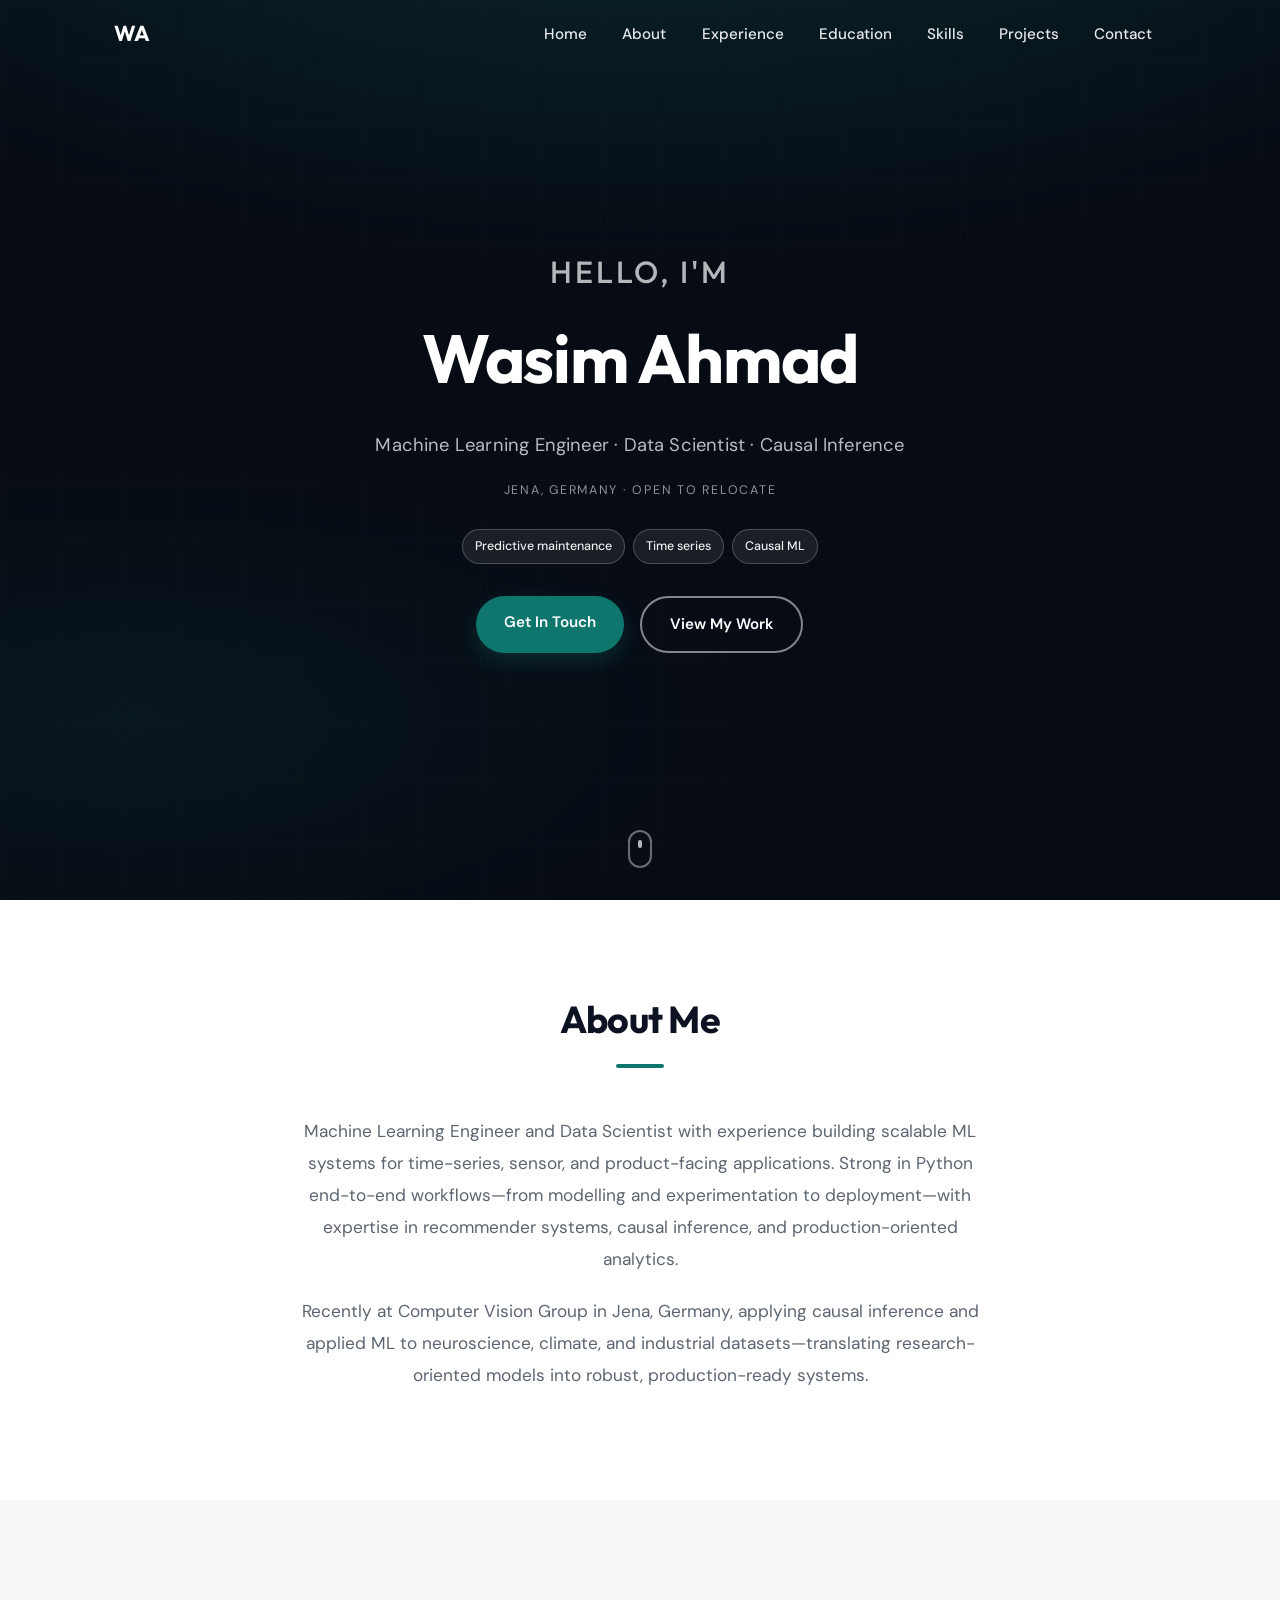
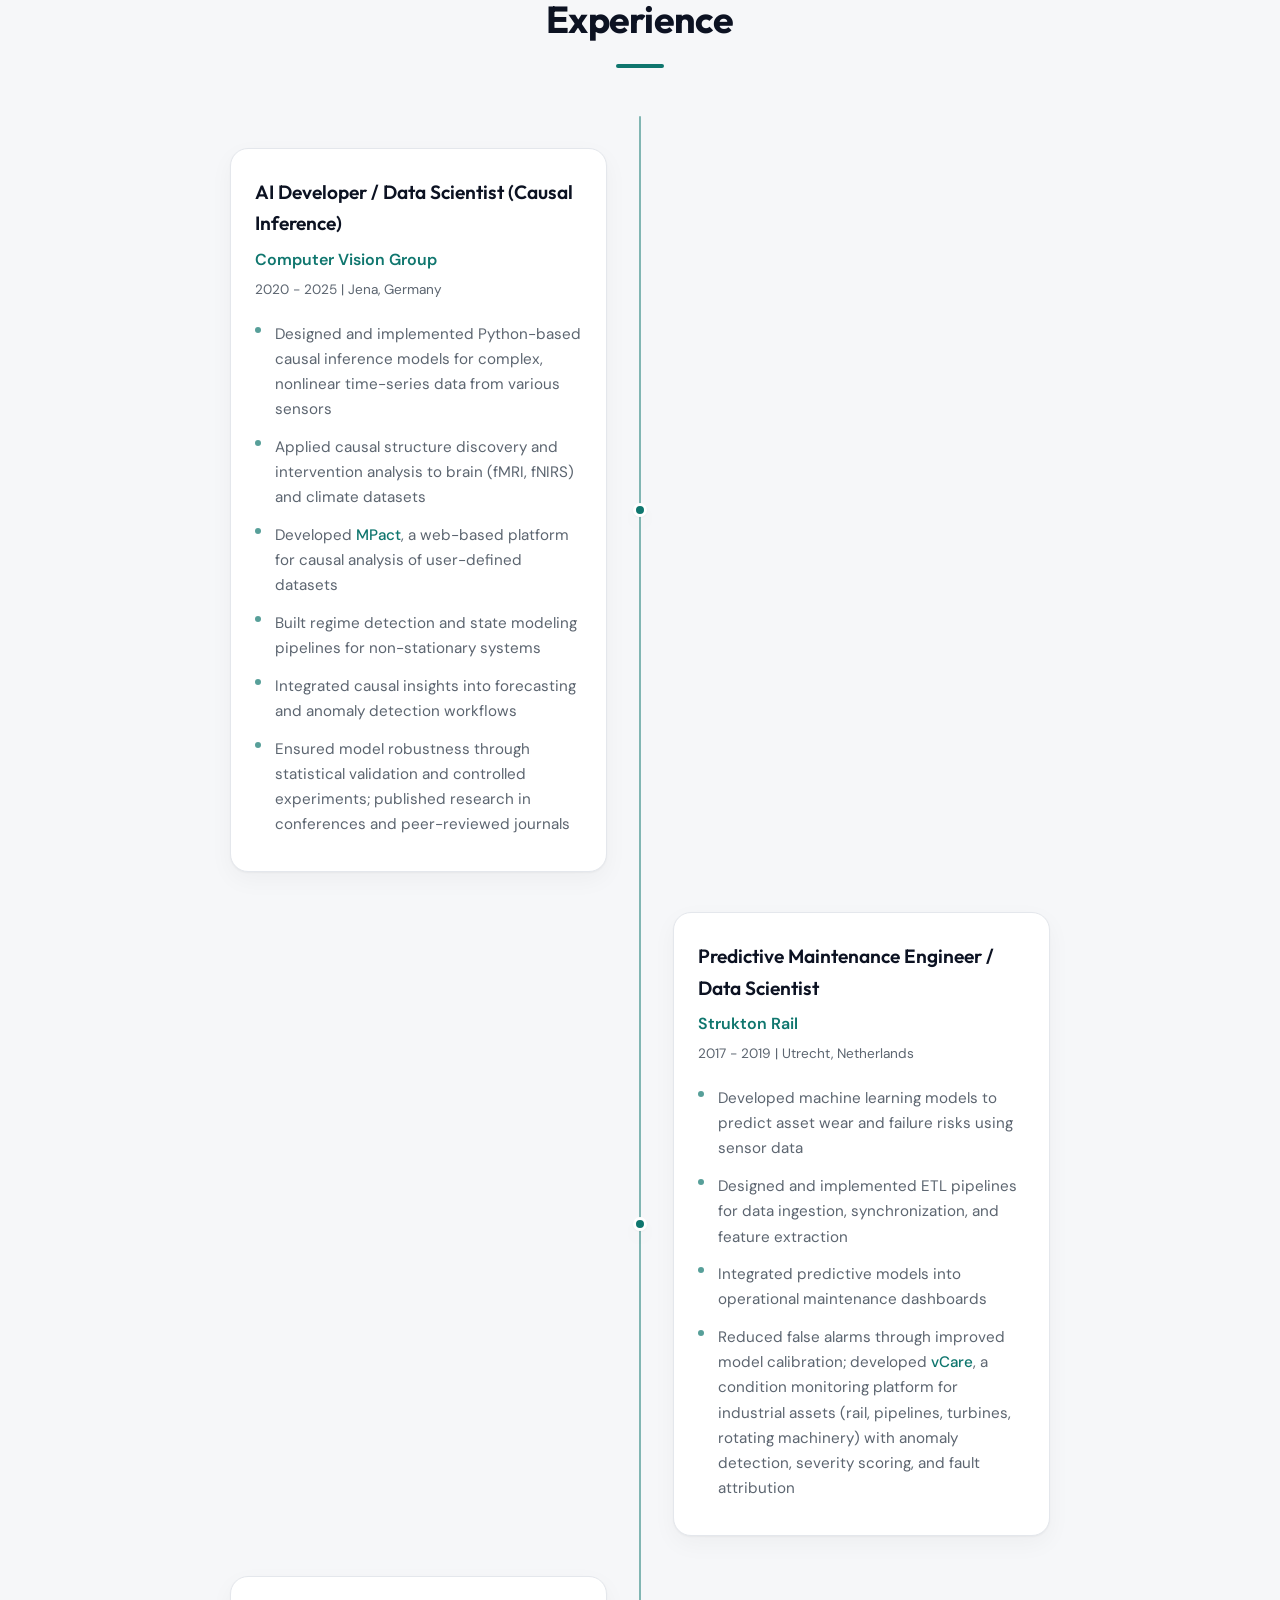
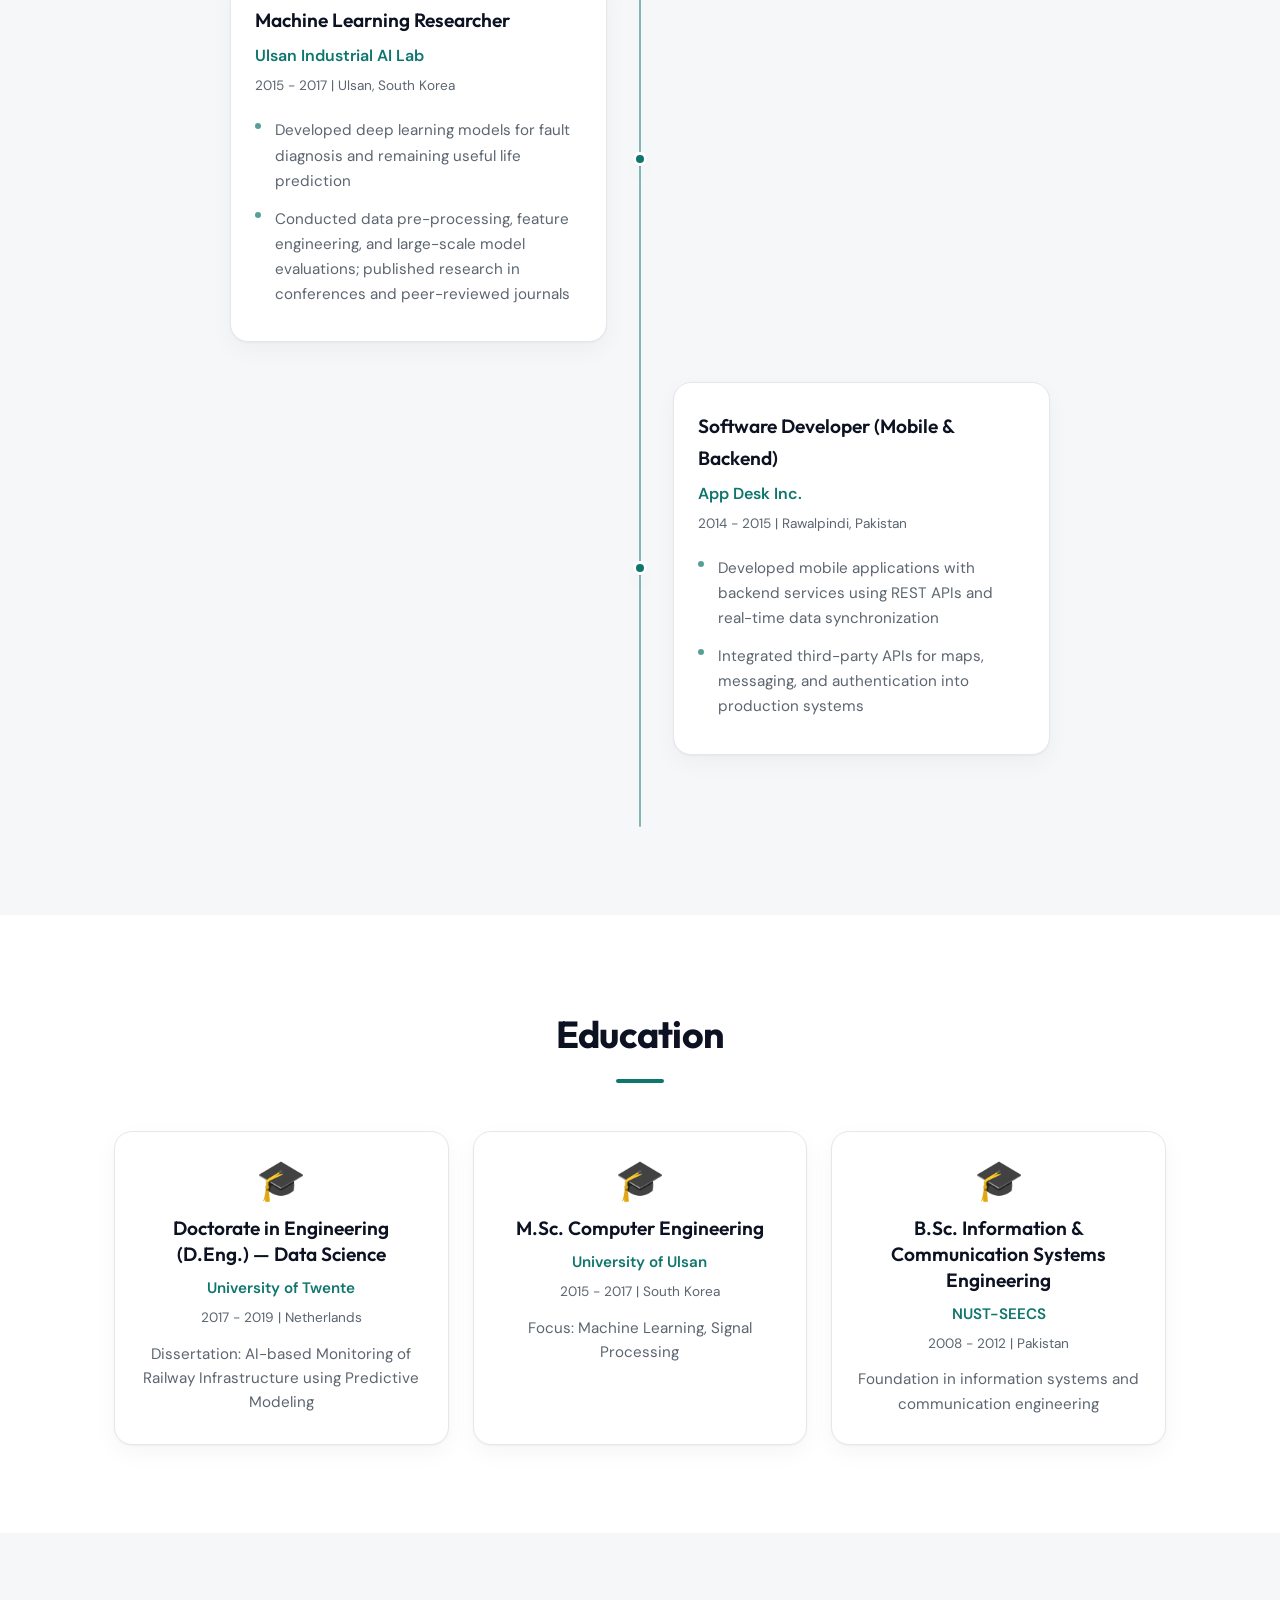
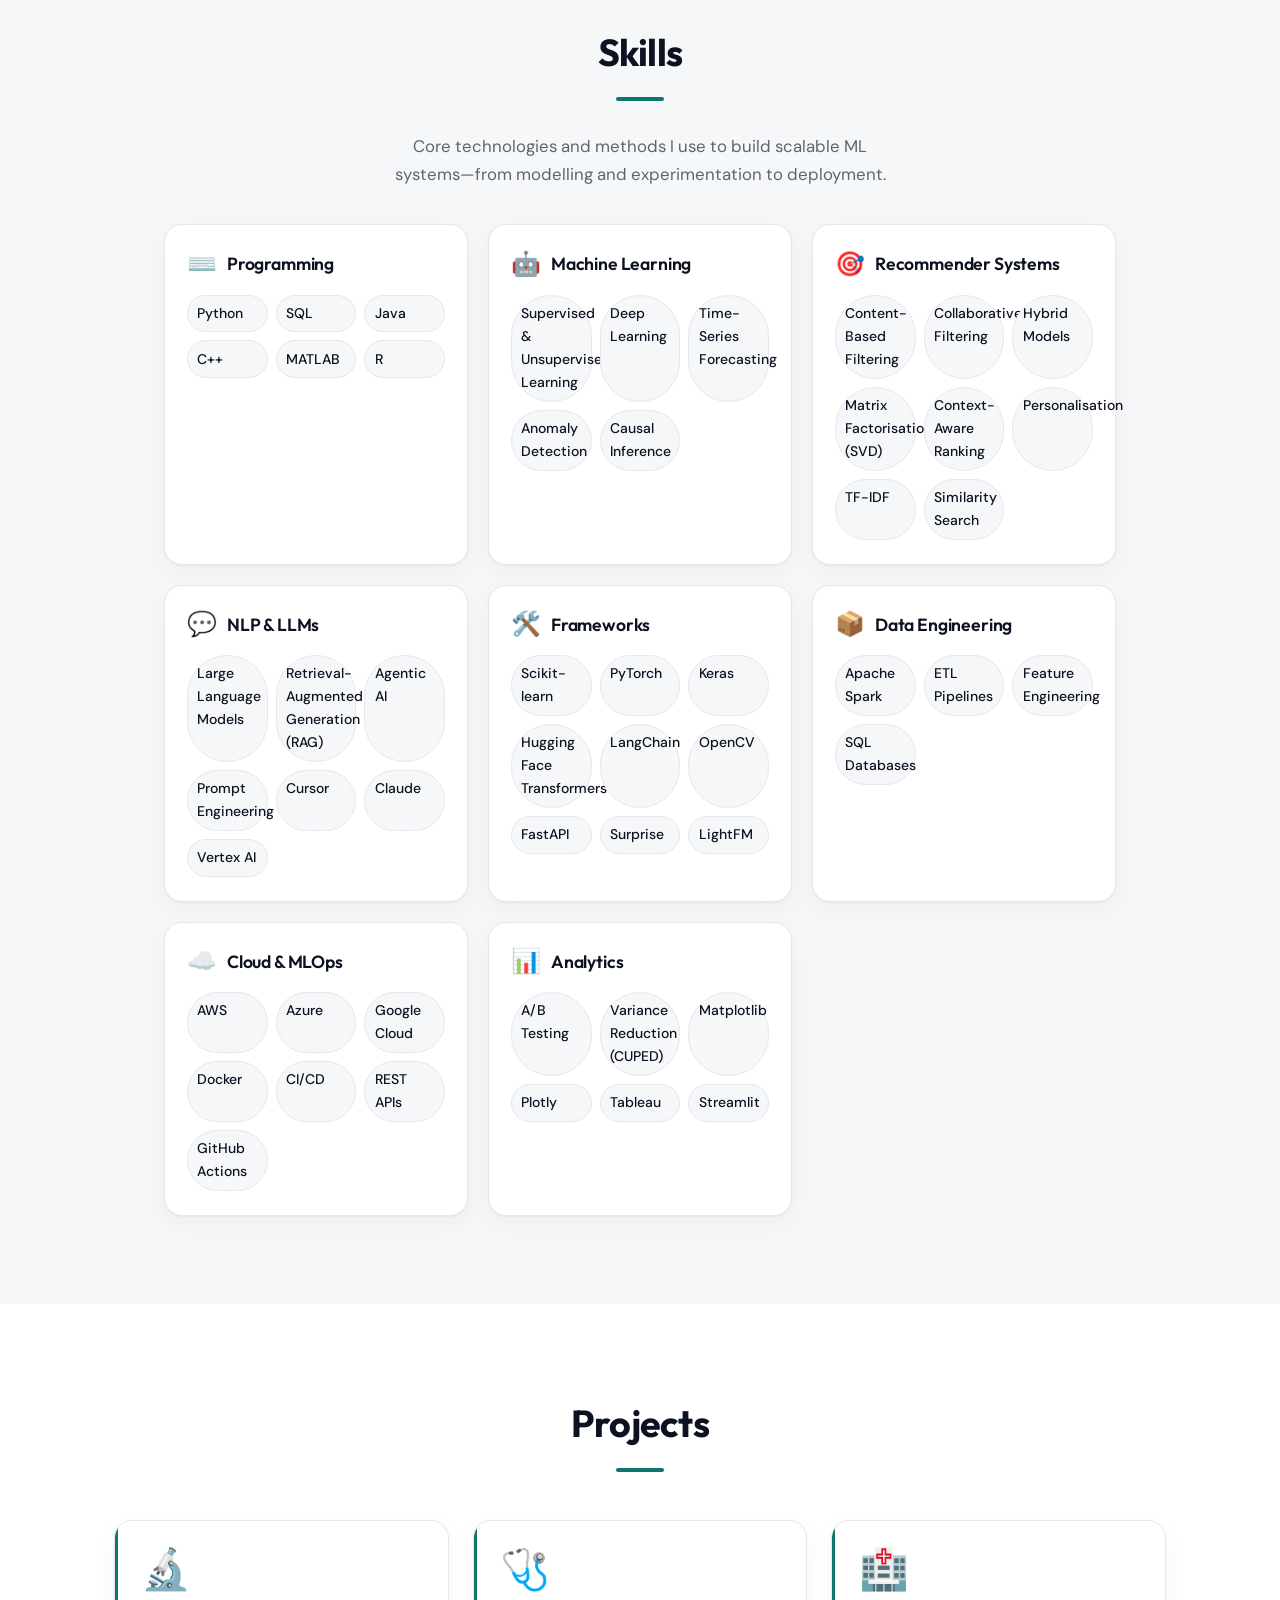
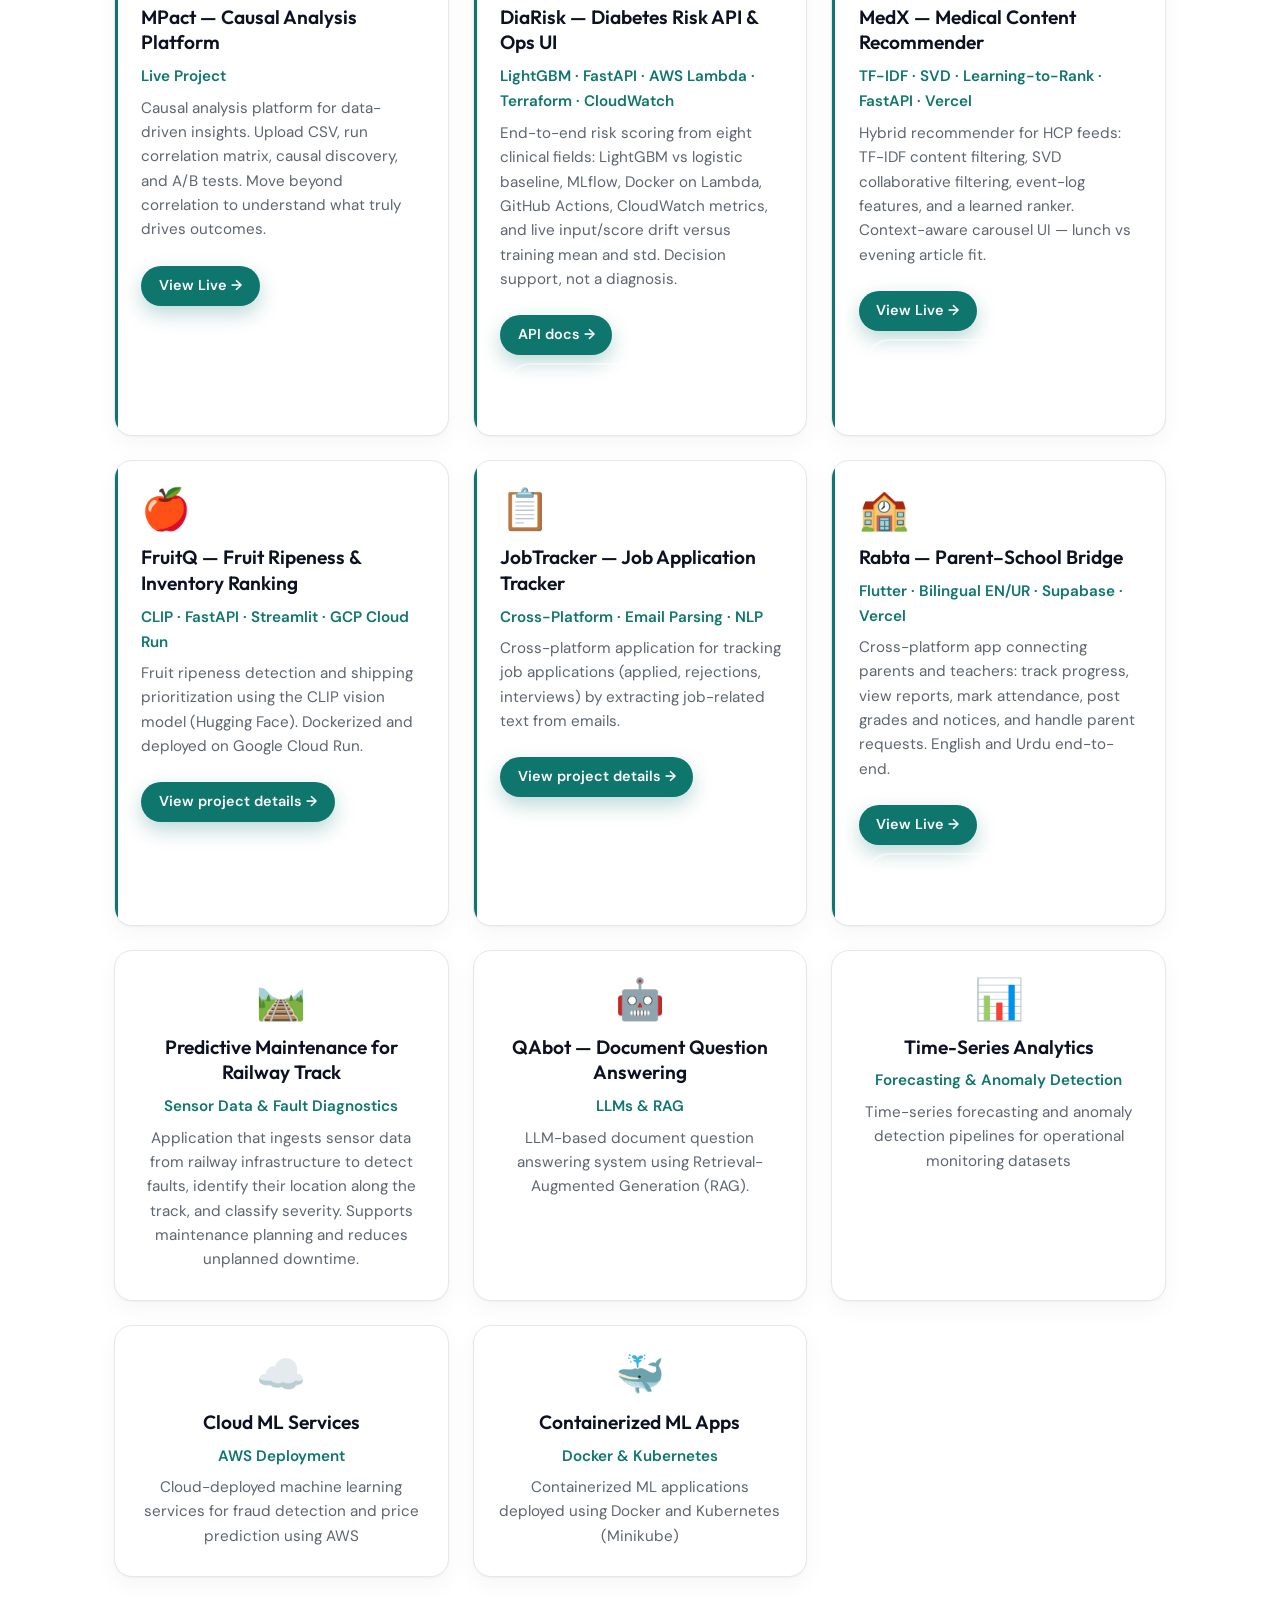
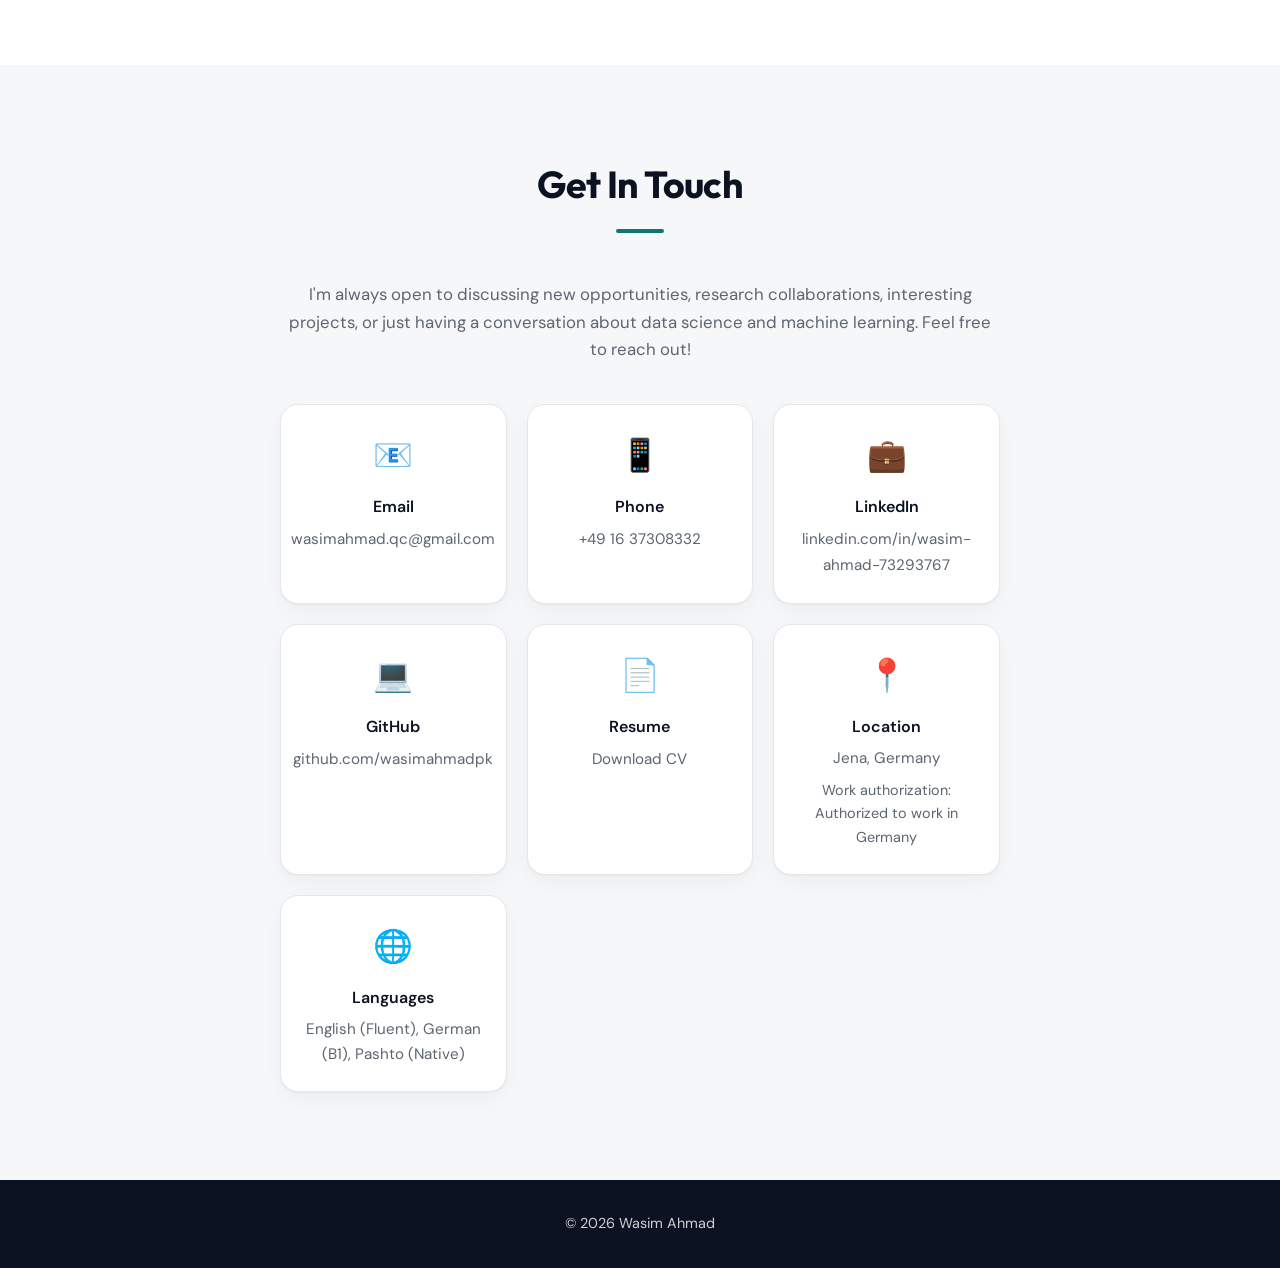
<file: index.html>
<!DOCTYPE html>
<html lang="en">
<head>
    <meta charset="UTF-8">
    <meta name="viewport" content="width=device-width, initial-scale=1.0">
    <title>Wasim Ahmad - Data Scientist & ML Researcher</title>
    <link rel="stylesheet" href="styles.css">
    <link rel="preconnect" href="https://fonts.googleapis.com">
    <link rel="preconnect" href="https://fonts.gstatic.com" crossorigin>
    <link href="https://fonts.googleapis.com/css2?family=Outfit:wght@300;400;500;600;700;800&family=DM+Sans:ital,opsz,wght@0,9..40,400;0,9..40,500;0,9..40,600;0,9..40,700;1,9..40,400&display=swap" rel="stylesheet">
</head>
<body>
    <!-- Navigation -->
    <nav class="navbar" id="navbar">
        <div class="nav-container">
            <div class="nav-logo">WA</div>
            <ul class="nav-menu" id="nav-menu">
                <li><a href="#home" class="nav-link">Home</a></li>
                <li><a href="#about" class="nav-link">About</a></li>
                <li><a href="#experience" class="nav-link">Experience</a></li>
                <li><a href="#education" class="nav-link">Education</a></li>
                <li><a href="#skills" class="nav-link">Skills</a></li>
                <li><a href="#projects" class="nav-link">Projects</a></li>
                <li><a href="#contact" class="nav-link">Contact</a></li>
            </ul>
            <div class="hamburger" id="hamburger">
                <span></span>
                <span></span>
                <span></span>
            </div>
        </div>
    </nav>

    <!-- Hero Section -->
    <section id="home" class="hero">
        <div class="hero-content">
            <h1 class="hero-title">
                <span class="greeting">Hello, I'm</span>
                <span class="name">Wasim Ahmad</span>
            </h1>
            <p class="hero-subtitle">Machine Learning Engineer · Data Scientist · Causal Inference</p>
            <p class="hero-kicker">Jena, Germany · Open to relocate</p>
            <div class="hero-chips">
                <span>Predictive maintenance</span>
                <span>Time series</span>
                <span>Causal ML</span>
            </div>
            <div class="hero-buttons">
                <a href="#contact" class="btn btn-primary">Get In Touch</a>
                <a href="#experience" class="btn btn-secondary">View My Work</a>
            </div>
        </div>
        <div class="scroll-indicator">
            <div class="mouse"></div>
        </div>
    </section>

    <!-- About Section -->
    <section id="about" class="section about">
        <div class="container">
            <h2 class="section-title">About Me</h2>
            <div class="about-content">
                <div class="about-text">
                    <p class="about-description">
                        Machine Learning Engineer and Data Scientist with experience building scalable ML systems 
                        for time-series, sensor, and product-facing applications. Strong in Python end-to-end 
                        workflows—from modelling and experimentation to deployment—with expertise in recommender 
                        systems, causal inference, and production-oriented analytics.
                    </p>
                    <p class="about-description">
                        Recently at Computer Vision Group in Jena, Germany, applying causal inference and applied ML 
                        to neuroscience, climate, and industrial datasets—translating research-oriented models into 
                        robust, production-ready systems.
                    </p>
                </div>
            </div>
        </div>
    </section>

    <!-- Experience Section -->
    <section id="experience" class="section experience">
        <div class="container">
            <h2 class="section-title">Experience</h2>
            <div class="timeline">
                <div class="timeline-item">
                    <div class="timeline-marker"></div>
                    <div class="timeline-content">
                        <h3 class="timeline-title">AI Developer / Data Scientist (Causal Inference)</h3>
                        <p class="timeline-company">Computer Vision Group</p>
                        <p class="timeline-date">2020 - 2025 | Jena, Germany</p>
                        <ul class="timeline-description">
                            <li>Designed and implemented Python-based causal inference models for complex, nonlinear time-series data from various sensors</li>
                            <li>Applied causal structure discovery and intervention analysis to brain (fMRI, fNIRS) and climate datasets</li>
                            <li>Developed <a href="https://mpact-38bf.onrender.com" target="_blank" rel="noopener noreferrer">MPact</a>, a web-based platform for causal analysis of user-defined datasets</li>
                            <li>Built regime detection and state modeling pipelines for non-stationary systems</li>
                            <li>Integrated causal insights into forecasting and anomaly detection workflows</li>
                            <li>Ensured model robustness through statistical validation and controlled experiments; published research in conferences and peer-reviewed journals</li>
                        </ul>
                    </div>
                </div>
                <div class="timeline-item">
                    <div class="timeline-marker"></div>
                    <div class="timeline-content">
                        <h3 class="timeline-title">Predictive Maintenance Engineer / Data Scientist</h3>
                        <p class="timeline-company">Strukton Rail</p>
                        <p class="timeline-date">2017 - 2019 | Utrecht, Netherlands</p>
                        <ul class="timeline-description">
                            <li>Developed machine learning models to predict asset wear and failure risks using sensor data</li>
                            <li>Designed and implemented ETL pipelines for data ingestion, synchronization, and feature extraction</li>
                            <li>Integrated predictive models into operational maintenance dashboards</li>
                            <li>Reduced false alarms through improved model calibration; developed <a href="https://vcare-lyart.vercel.app" target="_blank" rel="noopener noreferrer">vCare</a>, a condition monitoring platform for industrial assets (rail, pipelines, turbines, rotating machinery) with anomaly detection, severity scoring, and fault attribution</li>
                        </ul>
                    </div>
                </div>
                <div class="timeline-item">
                    <div class="timeline-marker"></div>
                    <div class="timeline-content">
                        <h3 class="timeline-title">Machine Learning Researcher</h3>
                        <p class="timeline-company">Ulsan Industrial AI Lab</p>
                        <p class="timeline-date">2015 - 2017 | Ulsan, South Korea</p>
                        <ul class="timeline-description">
                            <li>Developed deep learning models for fault diagnosis and remaining useful life prediction</li>
                            <li>Conducted data pre-processing, feature engineering, and large-scale model evaluations; published research in conferences and peer-reviewed journals</li>
                        </ul>
                    </div>
                </div>
                <div class="timeline-item">
                    <div class="timeline-marker"></div>
                    <div class="timeline-content">
                        <h3 class="timeline-title">Software Developer (Mobile & Backend)</h3>
                        <p class="timeline-company">App Desk Inc.</p>
                        <p class="timeline-date">2014 - 2015 | Rawalpindi, Pakistan</p>
                        <ul class="timeline-description">
                            <li>Developed mobile applications with backend services using REST APIs and real-time data synchronization</li>
                            <li>Integrated third-party APIs for maps, messaging, and authentication into production systems</li>
                        </ul>
                    </div>
                </div>
            </div>
        </div>
    </section>

    <!-- Education Section -->
    <section id="education" class="section education">
        <div class="container">
            <h2 class="section-title">Education</h2>
            <div class="education-grid">
                <div class="education-card">
                    <div class="education-icon">🎓</div>
                    <h3 class="education-degree">Doctorate in Engineering (D.Eng.) — Data Science</h3>
                    <p class="education-institution">University of Twente</p>
                    <p class="education-date">2017 - 2019 | Netherlands</p>
                    <p class="education-details">Dissertation: AI-based Monitoring of Railway Infrastructure using Predictive Modeling</p>
                </div>
                <div class="education-card">
                    <div class="education-icon">🎓</div>
                    <h3 class="education-degree">M.Sc. Computer Engineering</h3>
                    <p class="education-institution">University of Ulsan</p>
                    <p class="education-date">2015 - 2017 | South Korea</p>
                    <p class="education-details">Focus: Machine Learning, Signal Processing</p>
                </div>
                <div class="education-card">
                    <div class="education-icon">🎓</div>
                    <h3 class="education-degree">B.Sc. Information & Communication Systems Engineering</h3>
                    <p class="education-institution">NUST-SEECS</p>
                    <p class="education-date">2008 - 2012 | Pakistan</p>
                    <p class="education-details">Foundation in information systems and communication engineering</p>
                </div>
            </div>
        </div>
    </section>

    <!-- Skills Section -->
    <section id="skills" class="section skills">
        <div class="container">
            <h2 class="section-title">Skills</h2>
            <p class="skills-intro">Core technologies and methods I use to build scalable ML systems—from modelling and experimentation to deployment.</p>
            <div class="skills-grid">
                <div class="skill-card">
                    <div class="skill-card-header">
                        <span class="skill-card-icon" aria-hidden="true">⌨️</span>
                        <h3 class="skill-card-title">Programming</h3>
                    </div>
                    <div class="skill-tags">
                        <span class="skill-tag">Python</span>
                        <span class="skill-tag">SQL</span>
                        <span class="skill-tag">Java</span>
                        <span class="skill-tag">C++</span>
                        <span class="skill-tag">MATLAB</span>
                        <span class="skill-tag">R</span>
                    </div>
                </div>
                <div class="skill-card">
                    <div class="skill-card-header">
                        <span class="skill-card-icon" aria-hidden="true">🤖</span>
                        <h3 class="skill-card-title">Machine Learning</h3>
                    </div>
                    <div class="skill-tags">
                        <span class="skill-tag">Supervised & Unsupervised Learning</span>
                        <span class="skill-tag">Deep Learning</span>
                        <span class="skill-tag">Time-Series Forecasting</span>
                        <span class="skill-tag">Anomaly Detection</span>
                        <span class="skill-tag">Causal Inference</span>
                    </div>
                </div>
                <div class="skill-card">
                    <div class="skill-card-header">
                        <span class="skill-card-icon" aria-hidden="true">🎯</span>
                        <h3 class="skill-card-title">Recommender Systems</h3>
                    </div>
                    <div class="skill-tags">
                        <span class="skill-tag">Content-Based Filtering</span>
                        <span class="skill-tag">Collaborative Filtering</span>
                        <span class="skill-tag">Hybrid Models</span>
                        <span class="skill-tag">Matrix Factorisation (SVD)</span>
                        <span class="skill-tag">Context-Aware Ranking</span>
                        <span class="skill-tag">Personalisation</span>
                        <span class="skill-tag">TF-IDF</span>
                        <span class="skill-tag">Similarity Search</span>
                    </div>
                </div>
                <div class="skill-card">
                    <div class="skill-card-header">
                        <span class="skill-card-icon" aria-hidden="true">💬</span>
                        <h3 class="skill-card-title">NLP & LLMs</h3>
                    </div>
                    <div class="skill-tags">
                        <span class="skill-tag">Large Language Models</span>
                        <span class="skill-tag">Retrieval-Augmented Generation (RAG)</span>
                        <span class="skill-tag">Agentic AI</span>
                        <span class="skill-tag">Prompt Engineering</span>
                        <span class="skill-tag">Cursor</span>
                        <span class="skill-tag">Claude</span>
                        <span class="skill-tag">Vertex AI</span>
                    </div>
                </div>
                <div class="skill-card">
                    <div class="skill-card-header">
                        <span class="skill-card-icon" aria-hidden="true">🛠️</span>
                        <h3 class="skill-card-title">Frameworks</h3>
                    </div>
                    <div class="skill-tags">
                        <span class="skill-tag">Scikit-learn</span>
                        <span class="skill-tag">PyTorch</span>
                        <span class="skill-tag">Keras</span>
                        <span class="skill-tag">Hugging Face Transformers</span>
                        <span class="skill-tag">LangChain</span>
                        <span class="skill-tag">OpenCV</span>
                        <span class="skill-tag">FastAPI</span>
                        <span class="skill-tag">Surprise</span>
                        <span class="skill-tag">LightFM</span>
                    </div>
                </div>
                <div class="skill-card">
                    <div class="skill-card-header">
                        <span class="skill-card-icon" aria-hidden="true">📦</span>
                        <h3 class="skill-card-title">Data Engineering</h3>
                    </div>
                    <div class="skill-tags">
                        <span class="skill-tag">Apache Spark</span>
                        <span class="skill-tag">ETL Pipelines</span>
                        <span class="skill-tag">Feature Engineering</span>
                        <span class="skill-tag">SQL Databases</span>
                    </div>
                </div>
                <div class="skill-card">
                    <div class="skill-card-header">
                        <span class="skill-card-icon" aria-hidden="true">☁️</span>
                        <h3 class="skill-card-title">Cloud & MLOps</h3>
                    </div>
                    <div class="skill-tags">
                        <span class="skill-tag">AWS</span>
                        <span class="skill-tag">Azure</span>
                        <span class="skill-tag">Google Cloud</span>
                        <span class="skill-tag">Docker</span>
                        <span class="skill-tag">CI/CD</span>
                        <span class="skill-tag">REST APIs</span>
                        <span class="skill-tag">GitHub Actions</span>
                    </div>
                </div>
                <div class="skill-card">
                    <div class="skill-card-header">
                        <span class="skill-card-icon" aria-hidden="true">📊</span>
                        <h3 class="skill-card-title">Analytics</h3>
                    </div>
                    <div class="skill-tags">
                        <span class="skill-tag">A/B Testing</span>
                        <span class="skill-tag">Variance Reduction (CUPED)</span>
                        <span class="skill-tag">Matplotlib</span>
                        <span class="skill-tag">Plotly</span>
                        <span class="skill-tag">Tableau</span>
                        <span class="skill-tag">Streamlit</span>
                    </div>
                </div>
            </div>
        </div>
    </section>

    <!-- Projects Section -->
    <section id="projects" class="section projects">
        <div class="container">
            <h2 class="section-title">Projects</h2>
            <div class="education-grid">
                <div class="education-card project-card-featured">
                    <div class="education-icon">🔬</div>
                    <h3 class="education-degree">MPact — Causal Analysis Platform</h3>
                    <p class="education-institution">Live Project</p>
                    <p class="education-details">Causal analysis platform for data-driven insights. Upload CSV, run correlation matrix, causal discovery, and A/B tests. Move beyond correlation to understand what truly drives outcomes.</p>
                    <a href="https://mpact-38bf.onrender.com/index.html" target="_blank" rel="noopener noreferrer" class="btn btn-primary project-link">View Live →</a>
                </div>
                <div class="education-card project-card-featured">
                    <div class="education-icon">🩺</div>
                    <h3 class="education-degree">DiaRisk — Diabetes Risk API &amp; Ops UI</h3>
                    <p class="education-institution">LightGBM · FastAPI · AWS Lambda · Terraform · CloudWatch</p>
                    <p class="education-details">End-to-end risk scoring from eight clinical fields: LightGBM vs logistic baseline, MLflow, Docker on Lambda, GitHub Actions, CloudWatch metrics, and live input/score drift versus training mean and std. Decision support, not a diagnosis.</p>
                    <a href="https://b2je1touwh.execute-api.eu-north-1.amazonaws.com/docs" target="_blank" rel="noopener noreferrer" class="btn btn-primary project-link">API docs →</a>
                    <a href="diarisk.html" class="btn btn-secondary project-link" style="margin-left: 0.5rem;">Project details →</a>
                </div>
                <div class="education-card project-card-featured">
                    <div class="education-icon">🏥</div>
                    <h3 class="education-degree">MedX — Medical Content Recommender</h3>
                    <p class="education-institution">TF-IDF · SVD · Learning-to-Rank · FastAPI · Vercel</p>
                    <p class="education-details">Hybrid recommender for HCP feeds: TF-IDF content filtering, SVD collaborative filtering, event-log features, and a learned ranker. Context-aware carousel UI — lunch vs evening article fit.</p>
                    <a href="https://med-x-plum.vercel.app" target="_blank" rel="noopener noreferrer" class="btn btn-primary project-link">View Live →</a>
                    <a href="medx.html" class="btn btn-secondary project-link" style="margin-left: 0.5rem;">Project details →</a>
                </div>
                <div class="education-card project-card-featured">
                    <div class="education-icon">🍎</div>
                    <h3 class="education-degree">FruitQ — Fruit Ripeness & Inventory Ranking</h3>
                    <p class="education-institution">CLIP · FastAPI · Streamlit · GCP Cloud Run</p>
                    <p class="education-details">Fruit ripeness detection and shipping prioritization using the CLIP vision model (Hugging Face). Dockerized and deployed on Google Cloud Run.</p>
                    <a href="fruitq.html" class="btn btn-primary project-link">View project details →</a>
                </div>
                <div class="education-card project-card-featured">
                    <div class="education-icon">📋</div>
                    <h3 class="education-degree">JobTracker — Job Application Tracker</h3>
                    <p class="education-institution">Cross-Platform · Email Parsing · NLP</p>
                    <p class="education-details">Cross-platform application for tracking job applications (applied, rejections, interviews) by extracting job-related text from emails.</p>
                    <a href="jobtracker.html" class="btn btn-primary project-link">View project details →</a>
                </div>
                <div class="education-card project-card-featured">
                    <div class="education-icon">🏫</div>
                    <h3 class="education-degree">Rabta — Parent–School Bridge</h3>
                    <p class="education-institution">Flutter · Bilingual EN/UR · Supabase · Vercel</p>
                    <p class="education-details">Cross-platform app connecting parents and teachers: track progress, view reports, mark attendance, post grades and notices, and handle parent requests. English and Urdu end-to-end.</p>
                    <a href="https://rabta.vercel.app" target="_blank" rel="noopener noreferrer" class="btn btn-primary project-link">View Live →</a>
                    <a href="rabta.html" class="btn btn-secondary project-link" style="margin-left: 0.5rem;">Project details →</a>
                </div>
                <div class="education-card">
                    <div class="education-icon">🛤️</div>
                    <h3 class="education-degree">Predictive Maintenance for Railway Track</h3>
                    <p class="education-institution">Sensor Data & Fault Diagnostics</p>
                    <p class="education-details">Application that ingests sensor data from railway infrastructure to detect faults, identify their location along the track, and classify severity. Supports maintenance planning and reduces unplanned downtime.</p>
                </div>
                <div class="education-card">
                    <div class="education-icon">🤖</div>
                    <h3 class="education-degree">QAbot — Document Question Answering</h3>
                    <p class="education-institution">LLMs & RAG</p>
                    <p class="education-details">LLM-based document question answering system using Retrieval-Augmented Generation (RAG).</p>
                </div>
                <div class="education-card">
                    <div class="education-icon">📊</div>
                    <h3 class="education-degree">Time-Series Analytics</h3>
                    <p class="education-institution">Forecasting & Anomaly Detection</p>
                    <p class="education-details">Time-series forecasting and anomaly detection pipelines for operational monitoring datasets</p>
                </div>
                <div class="education-card">
                    <div class="education-icon">☁️</div>
                    <h3 class="education-degree">Cloud ML Services</h3>
                    <p class="education-institution">AWS Deployment</p>
                    <p class="education-details">Cloud-deployed machine learning services for fraud detection and price prediction using AWS</p>
                </div>
                <div class="education-card">
                    <div class="education-icon">🐳</div>
                    <h3 class="education-degree">Containerized ML Apps</h3>
                    <p class="education-institution">Docker & Kubernetes</p>
                    <p class="education-details">Containerized ML applications deployed using Docker and Kubernetes (Minikube)</p>
                </div>
            </div>
        </div>
    </section>

    <!-- Contact Section -->
    <section id="contact" class="section contact">
        <div class="container">
            <h2 class="section-title">Get In Touch</h2>
            <div class="contact-content">
                <p class="contact-description">
                    I'm always open to discussing new opportunities, research collaborations, interesting projects, 
                    or just having a conversation about data science and machine learning. Feel free to reach out!
                </p>
                <div class="contact-info">
                    <div class="contact-item">
                        <div class="contact-icon">📧</div>
                        <div class="contact-details">
                            <h4>Email</h4>
                            <a href="mailto:wasimahmad.qc@gmail.com">wasimahmad.qc@gmail.com</a>
                        </div>
                    </div>
                    <div class="contact-item">
                        <div class="contact-icon">📱</div>
                        <div class="contact-details">
                            <h4>Phone</h4>
                            <a href="tel:+491637308332">+49 16 37308332</a>
                        </div>
                    </div>
                    <div class="contact-item">
                        <div class="contact-icon">💼</div>
                        <div class="contact-details">
                            <h4>LinkedIn</h4>
                            <a href="https://www.linkedin.com/in/wasim-ahmad-73293767" target="_blank">linkedin.com/in/wasim-ahmad-73293767</a>
                        </div>
                    </div>
                    <div class="contact-item">
                        <div class="contact-icon">💻</div>
                        <div class="contact-details">
                            <h4>GitHub</h4>
                            <a href="https://github.com/wasimahmadpk" target="_blank">github.com/wasimahmadpk</a>
                        </div>
                    </div>
                    <div class="contact-item">
                        <div class="contact-icon">📄</div>
                        <div class="contact-details">
                            <h4>Resume</h4>
                            <a href="docs/cv_wasim_jan25.pdf" target="_blank">Download CV</a>
                        </div>
                    </div>
                    <div class="contact-item">
                        <div class="contact-icon">📍</div>
                        <div class="contact-details">
                            <h4>Location</h4>
                            <p>Jena, Germany</p>
                            <p style="font-size: 0.9rem; color: var(--text-muted); margin-top: 0.5rem;">Work authorization: Authorized to work in Germany</p>
                        </div>
                    </div>
                    <div class="contact-item">
                        <div class="contact-icon">🌐</div>
                        <div class="contact-details">
                            <h4>Languages</h4>
                            <p>English (Fluent), German (B1), Pashto (Native)</p>
                        </div>
                    </div>
                </div>
            </div>
        </div>
    </section>

    <!-- Footer -->
    <footer class="footer">
        <div class="container">
            <p>&copy; 2026 Wasim Ahmad</p>
        </div>
    </footer>

    <script src="script.js"></script>
</body>
</html>
</file>
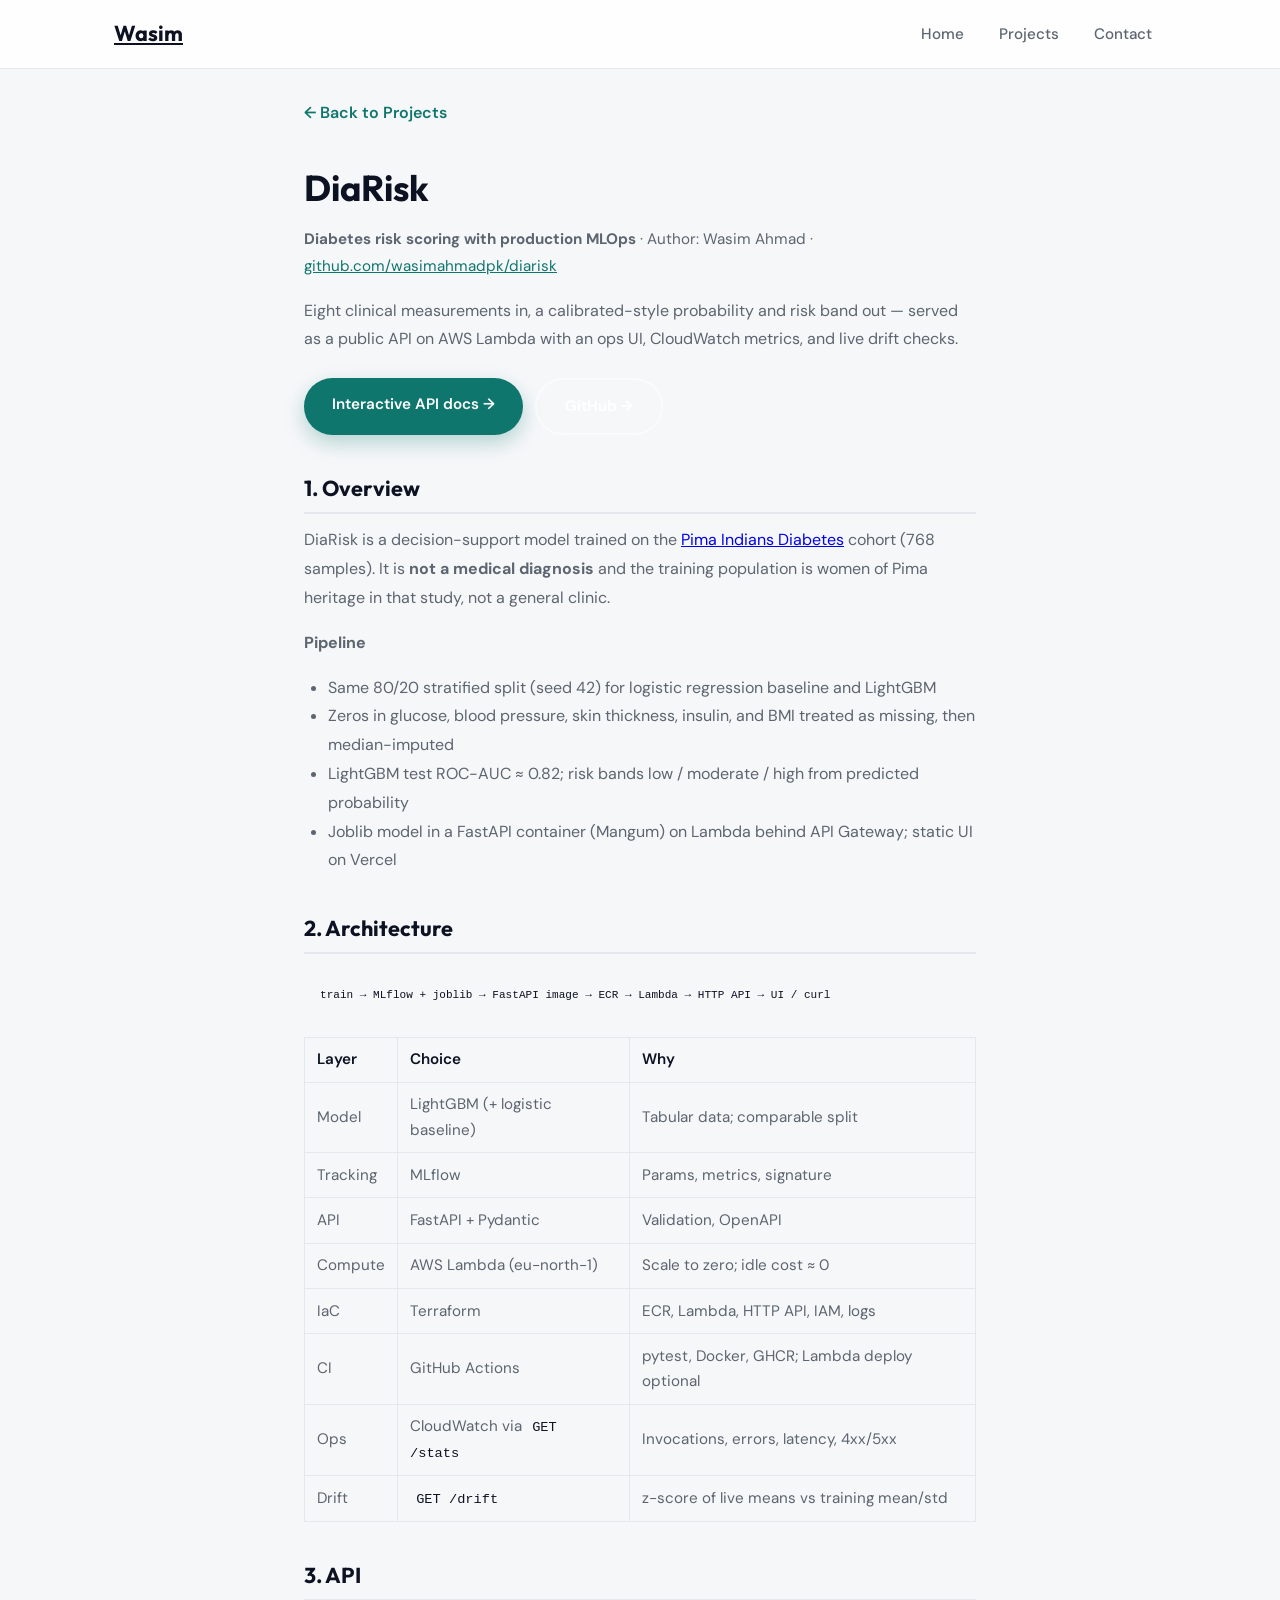
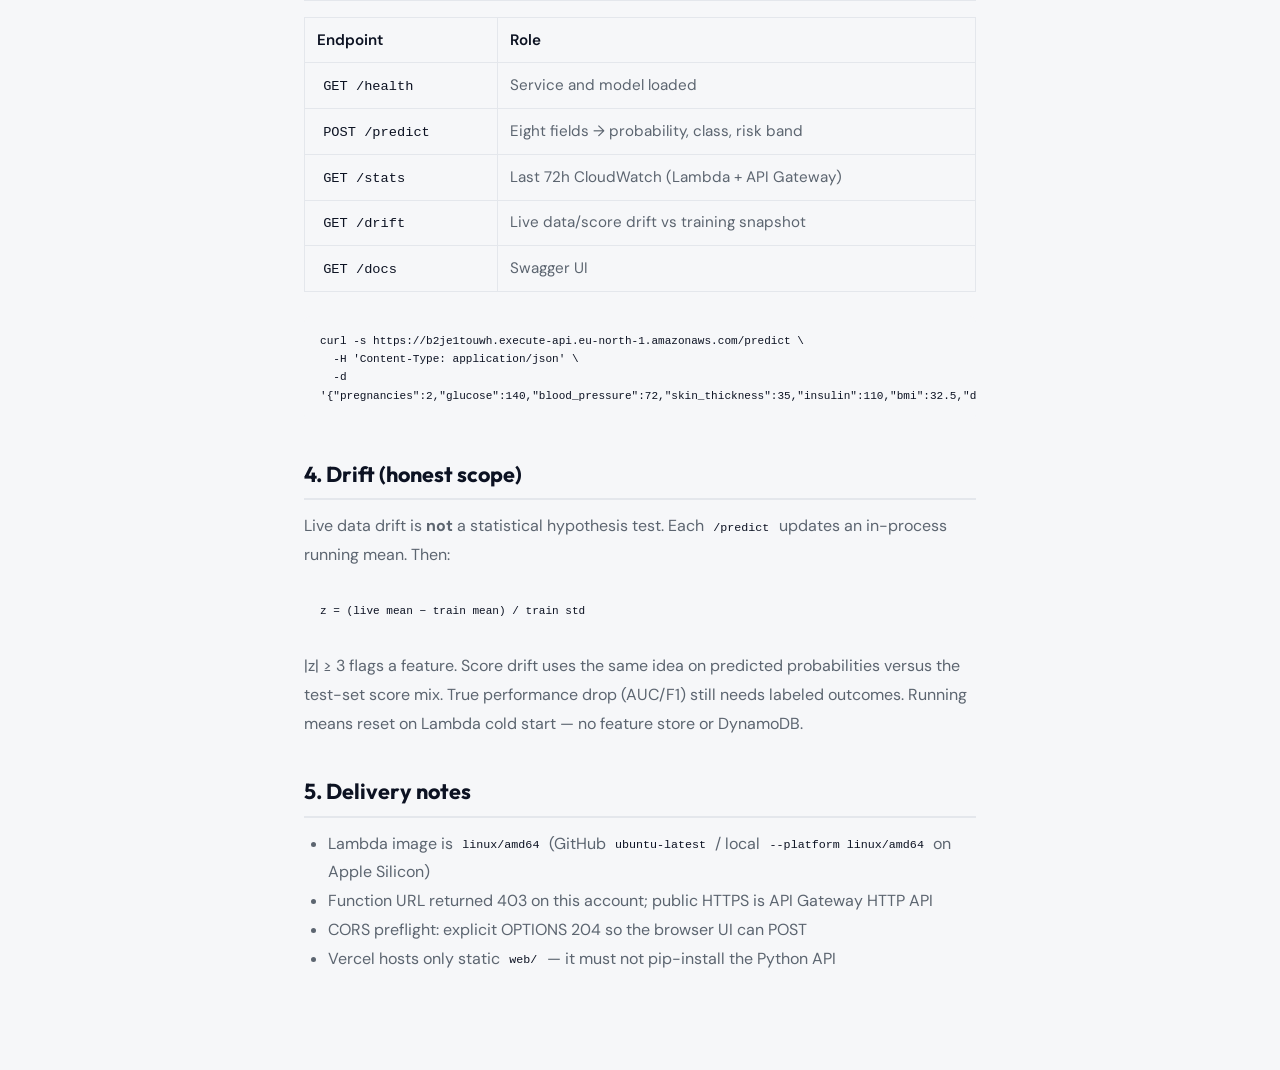
<file: diarisk.html>
<!DOCTYPE html>
<html lang="en">
<head>
    <meta charset="UTF-8">
    <meta name="viewport" content="width=device-width, initial-scale=1.0">
    <title>DiaRisk — Diabetes Risk Scoring | Wasim Ahmad</title>
    <link rel="stylesheet" href="styles.css">
    <link rel="preconnect" href="https://fonts.googleapis.com">
    <link rel="preconnect" href="https://fonts.gstatic.com" crossorigin>
    <link href="https://fonts.googleapis.com/css2?family=Outfit:wght@300;400;500;600;700;800&family=DM+Sans:ital,opsz,wght@0,9..40,400;0,9..40,500;0,9..40,600;0,9..40,700&display=swap" rel="stylesheet">
    <style>
        .project-page { padding: 100px 0 80px; }
        .project-page .container { max-width: 720px; margin: 0 auto; padding: 0 24px; }
        .back-link { display: inline-flex; align-items: center; gap: 0.5rem; color: var(--primary); text-decoration: none; font-weight: 600; margin-bottom: 2rem; transition: gap 0.2s; }
        .back-link:hover { gap: 0.75rem; }
        .project-page h1 { font-family: 'Outfit', sans-serif; font-size: clamp(1.75rem, 4vw, 2.25rem); color: var(--text); margin-bottom: 0.5rem; }
        .project-meta { color: var(--text-muted); font-size: 0.95rem; margin-bottom: 2rem; }
        .project-meta a { color: var(--primary); }
        .project-page h2 { font-family: 'Outfit', sans-serif; font-size: 1.35rem; color: var(--text); margin: 2.25rem 0 0.75rem; padding-bottom: 0.35rem; border-bottom: 2px solid var(--border); }
        .project-page p { color: var(--text-muted); line-height: 1.8; margin-bottom: 1rem; }
        .project-page ul { margin: 0.5rem 0 1.25rem 1.5rem; color: var(--text-muted); line-height: 1.8; }
        .project-page table { width: 100%; border-collapse: collapse; margin: 1rem 0 1.5rem; font-size: 0.95rem; }
        .project-page th, .project-page td { padding: 0.6rem 0.75rem; text-align: left; border: 1px solid var(--border); }
        .project-page th { background: var(--bg-section); font-weight: 600; color: var(--text); }
        .project-page td { color: var(--text-muted); }
        .project-page code { background: var(--bg-section); padding: 0.2em 0.45em; border-radius: 6px; font-size: 0.9em; color: var(--text); }
        .project-page pre { background: var(--bg-section); padding: 1rem; overflow-x: auto; margin: 1rem 0; white-space: pre-wrap; border-radius: 6px; font-size: 0.85em; color: var(--text); }
        .project-actions { display: flex; flex-wrap: wrap; gap: 0.75rem; margin: 1.5rem 0 2rem; }
    </style>
</head>
<body>
    <nav class="navbar scrolled" id="navbar">
        <div class="nav-container">
            <a href="index.html" class="nav-logo">Wasim</a>
            <ul class="nav-menu">
                <li><a href="index.html#home" class="nav-link">Home</a></li>
                <li><a href="index.html#projects" class="nav-link">Projects</a></li>
                <li><a href="index.html#contact" class="nav-link">Contact</a></li>
            </ul>
        </div>
    </nav>

    <main class="section project-page">
        <div class="container">
            <a href="index.html#projects" class="back-link">← Back to Projects</a>

            <h1>DiaRisk</h1>
            <p class="project-meta"><strong>Diabetes risk scoring with production MLOps</strong> · Author: Wasim Ahmad · <a href="https://github.com/wasimahmadpk/diarisk" target="_blank" rel="noopener noreferrer">github.com/wasimahmadpk/diarisk</a></p>
            <p>Eight clinical measurements in, a calibrated-style probability and risk band out — served as a public API on AWS Lambda with an ops UI, CloudWatch metrics, and live drift checks.</p>

            <div class="project-actions">
                <a href="https://b2je1touwh.execute-api.eu-north-1.amazonaws.com/docs" target="_blank" rel="noopener noreferrer" class="btn btn-primary">Interactive API docs →</a>
                <a href="https://github.com/wasimahmadpk/diarisk" target="_blank" rel="noopener noreferrer" class="btn btn-secondary">GitHub →</a>
            </div>

            <h2>1. Overview</h2>
            <p>DiaRisk is a decision-support model trained on the <a href="https://archive.ics.uci.edu/dataset/34/diabetes" target="_blank" rel="noopener noreferrer">Pima Indians Diabetes</a> cohort (768 samples). It is <strong>not a medical diagnosis</strong> and the training population is women of Pima heritage in that study, not a general clinic.</p>
            <p><strong>Pipeline</strong></p>
            <ul>
                <li>Same 80/20 stratified split (seed 42) for logistic regression baseline and LightGBM</li>
                <li>Zeros in glucose, blood pressure, skin thickness, insulin, and BMI treated as missing, then median-imputed</li>
                <li>LightGBM test ROC-AUC ≈ 0.82; risk bands low / moderate / high from predicted probability</li>
                <li>Joblib model in a FastAPI container (Mangum) on Lambda behind API Gateway; static UI on Vercel</li>
            </ul>

            <h2>2. Architecture</h2>
            <pre>train → MLflow + joblib → FastAPI image → ECR → Lambda → HTTP API → UI / curl</pre>
            <table>
                <thead><tr><th>Layer</th><th>Choice</th><th>Why</th></tr></thead>
                <tbody>
                    <tr><td>Model</td><td>LightGBM (+ logistic baseline)</td><td>Tabular data; comparable split</td></tr>
                    <tr><td>Tracking</td><td>MLflow</td><td>Params, metrics, signature</td></tr>
                    <tr><td>API</td><td>FastAPI + Pydantic</td><td>Validation, OpenAPI</td></tr>
                    <tr><td>Compute</td><td>AWS Lambda (eu-north-1)</td><td>Scale to zero; idle cost ≈ 0</td></tr>
                    <tr><td>IaC</td><td>Terraform</td><td>ECR, Lambda, HTTP API, IAM, logs</td></tr>
                    <tr><td>CI</td><td>GitHub Actions</td><td>pytest, Docker, GHCR; Lambda deploy optional</td></tr>
                    <tr><td>Ops</td><td>CloudWatch via <code>GET /stats</code></td><td>Invocations, errors, latency, 4xx/5xx</td></tr>
                    <tr><td>Drift</td><td><code>GET /drift</code></td><td>z-score of live means vs training mean/std</td></tr>
                </tbody>
            </table>

            <h2>3. API</h2>
            <table>
                <thead><tr><th>Endpoint</th><th>Role</th></tr></thead>
                <tbody>
                    <tr><td><code>GET /health</code></td><td>Service and model loaded</td></tr>
                    <tr><td><code>POST /predict</code></td><td>Eight fields → probability, class, risk band</td></tr>
                    <tr><td><code>GET /stats</code></td><td>Last 72h CloudWatch (Lambda + API Gateway)</td></tr>
                    <tr><td><code>GET /drift</code></td><td>Live data/score drift vs training snapshot</td></tr>
                    <tr><td><code>GET /docs</code></td><td>Swagger UI</td></tr>
                </tbody>
            </table>
            <pre>curl -s https://b2je1touwh.execute-api.eu-north-1.amazonaws.com/predict \
  -H 'Content-Type: application/json' \
  -d '{"pregnancies":2,"glucose":140,"blood_pressure":72,"skin_thickness":35,"insulin":110,"bmi":32.5,"diabetes_pedigree":0.55,"age":45}'</pre>

            <h2>4. Drift (honest scope)</h2>
            <p>Live data drift is <strong>not</strong> a statistical hypothesis test. Each <code>/predict</code> updates an in-process running mean. Then:</p>
            <pre>z = (live mean − train mean) / train std</pre>
            <p>|z| ≥ 3 flags a feature. Score drift uses the same idea on predicted probabilities versus the test-set score mix. True performance drop (AUC/F1) still needs labeled outcomes. Running means reset on Lambda cold start — no feature store or DynamoDB.</p>

            <h2>5. Delivery notes</h2>
            <ul>
                <li>Lambda image is <code>linux/amd64</code> (GitHub <code>ubuntu-latest</code> / local <code>--platform linux/amd64</code> on Apple Silicon)</li>
                <li>Function URL returned 403 on this account; public HTTPS is API Gateway HTTP API</li>
                <li>CORS preflight: explicit OPTIONS 204 so the browser UI can POST</li>
                <li>Vercel hosts only static <code>web/</code> — it must not pip-install the Python API</li>
            </ul>
        </div>
    </main>
</body>
</html>
</file>
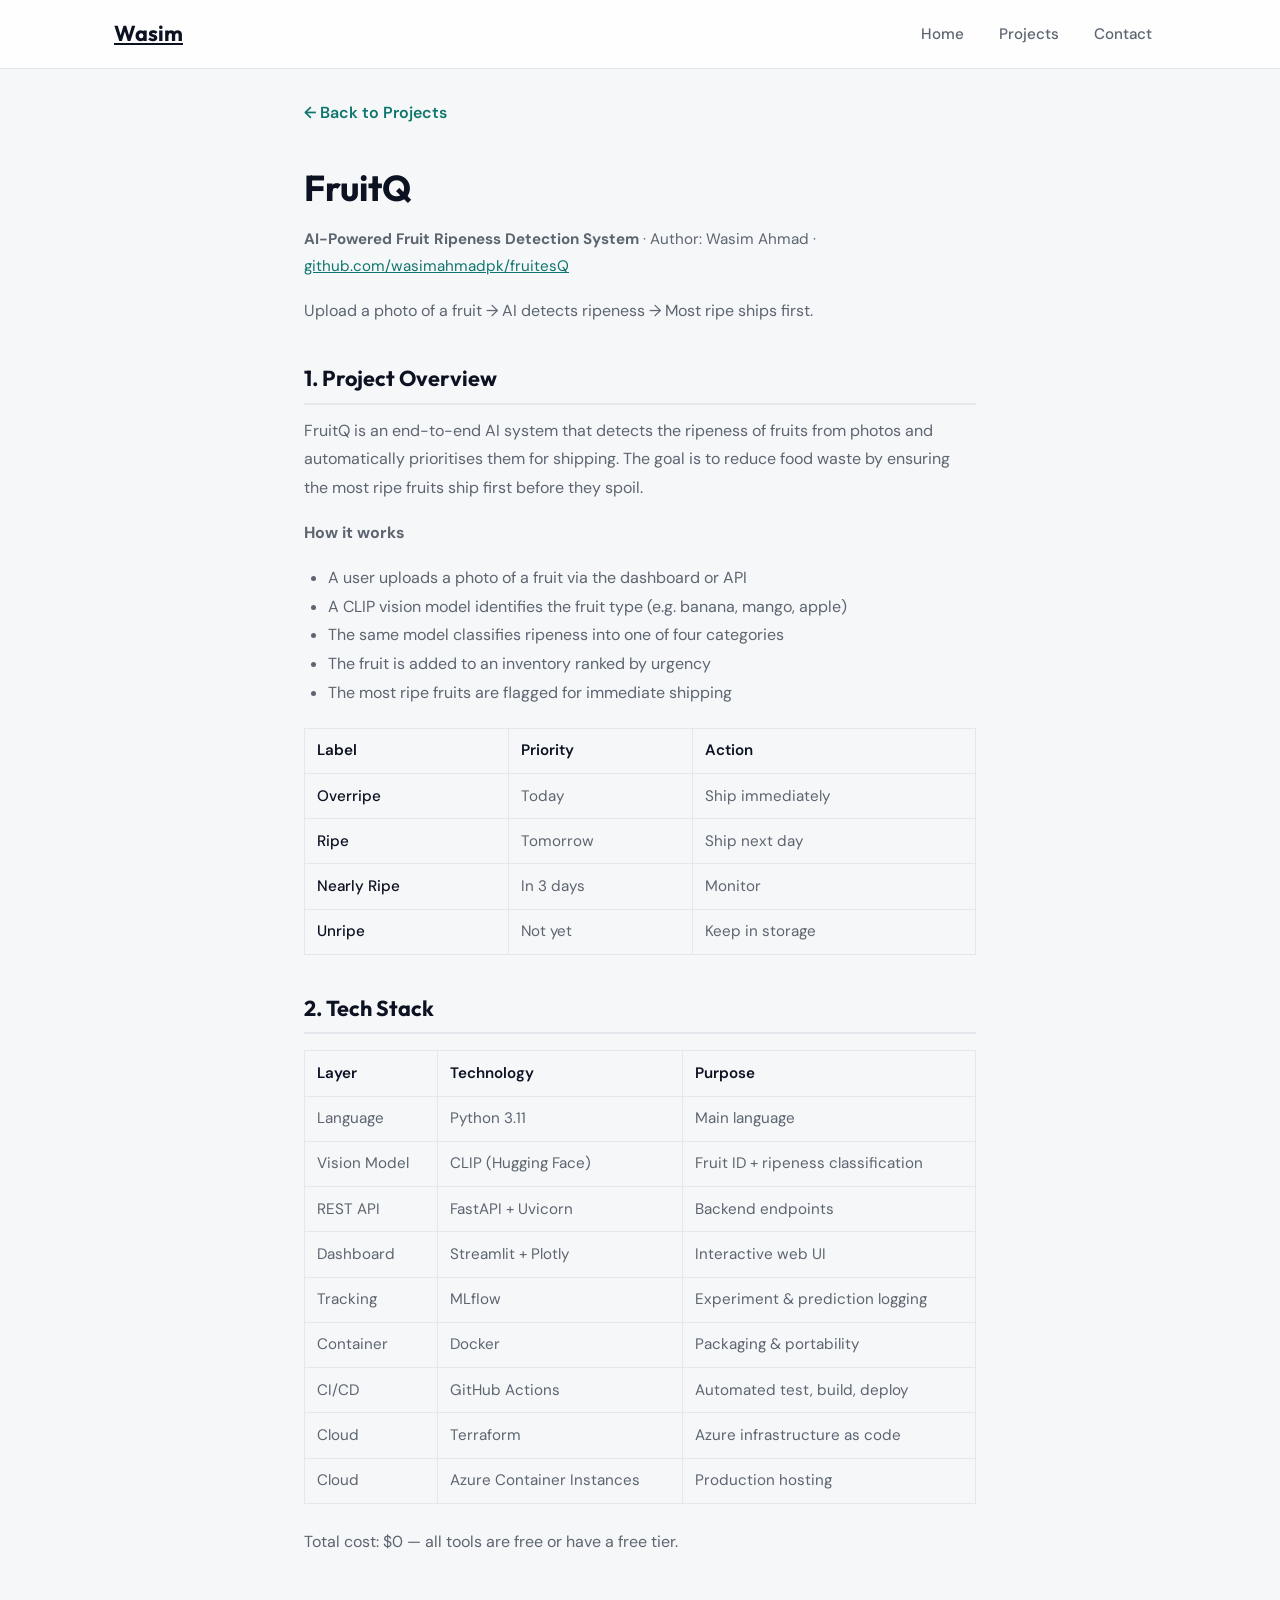
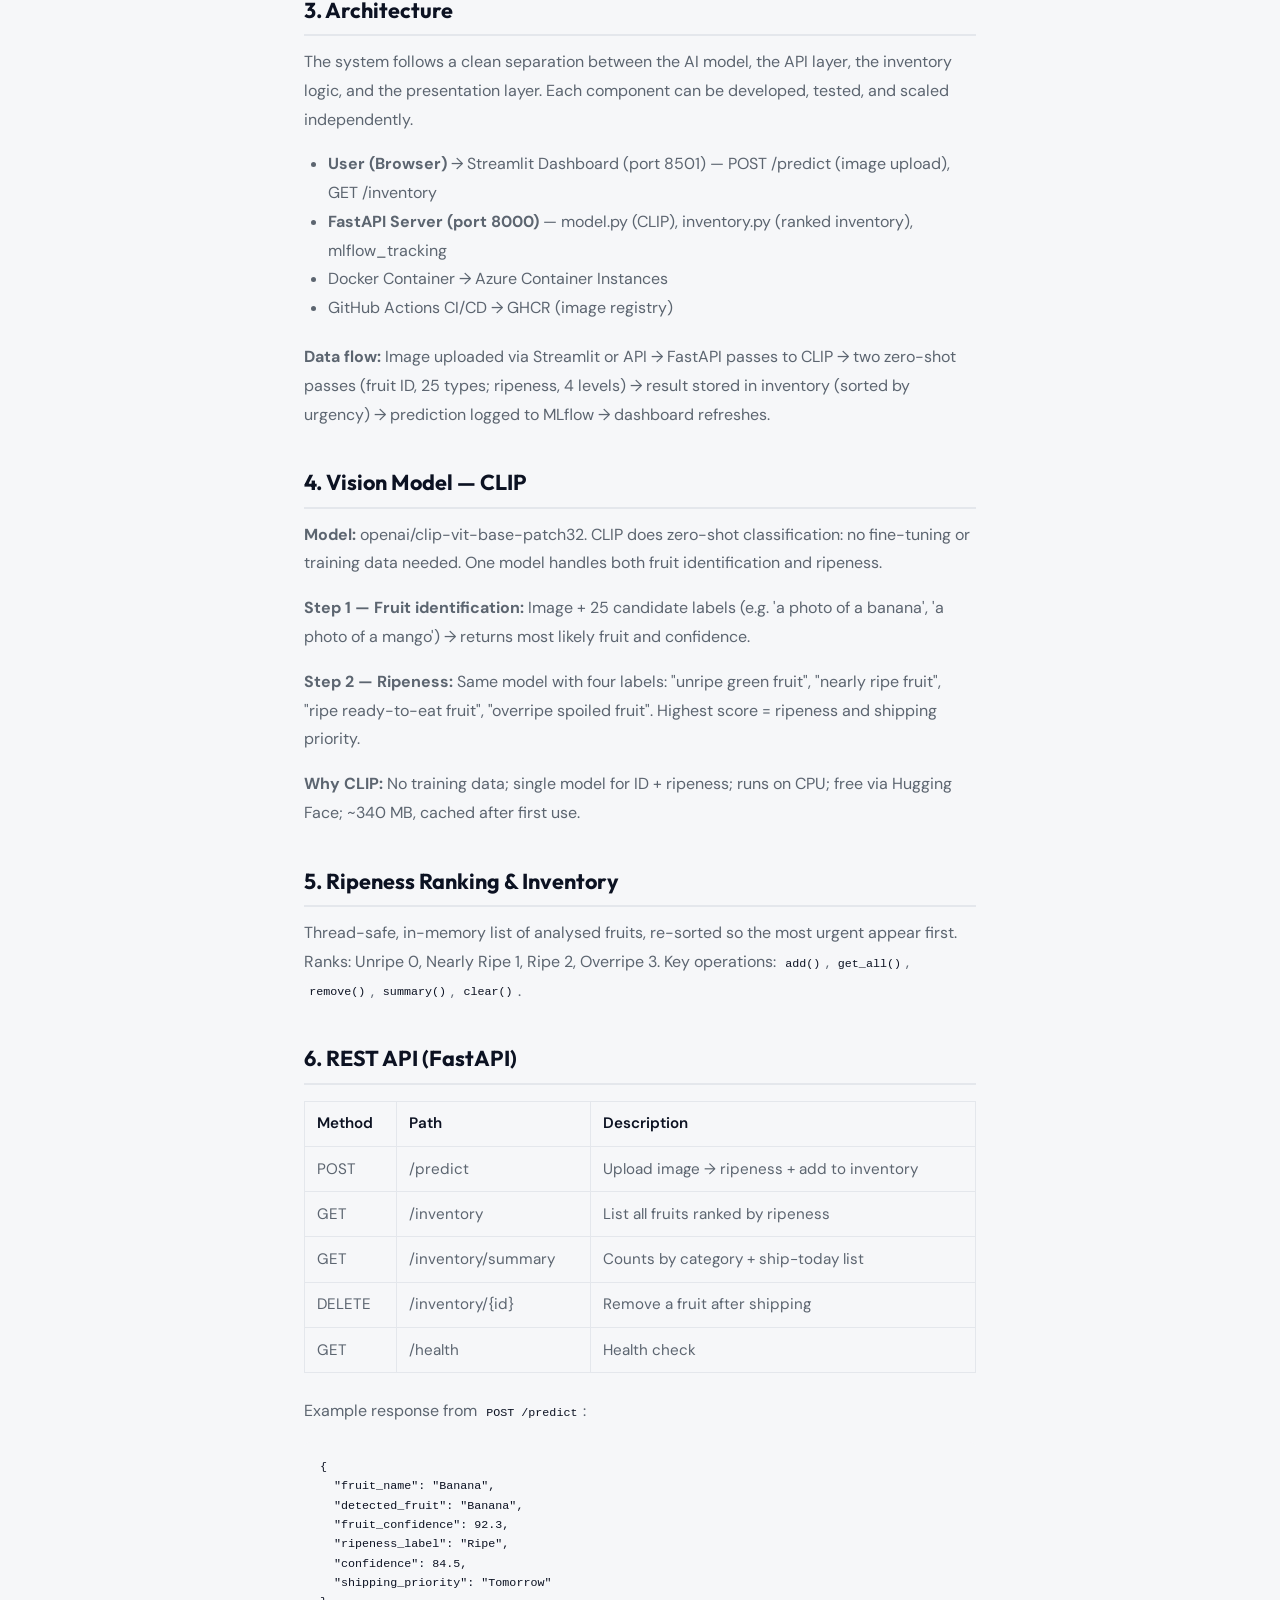
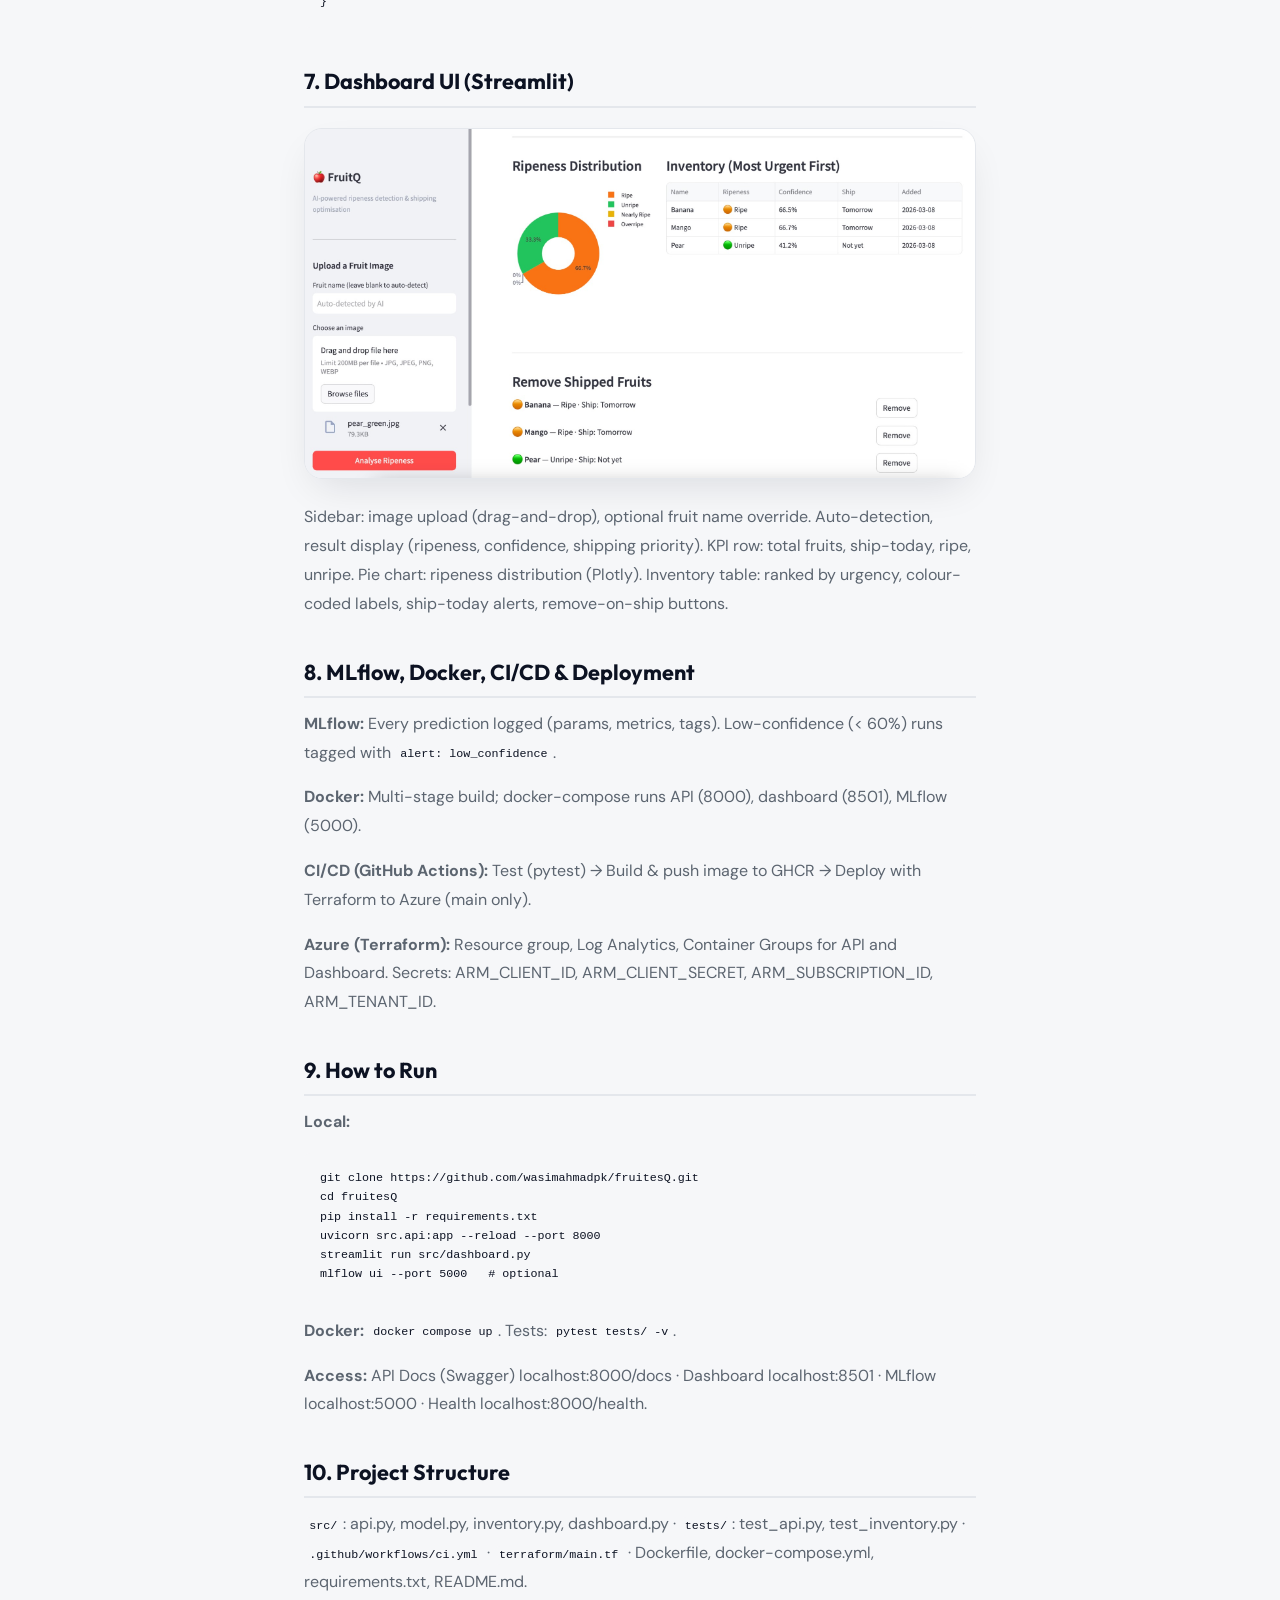
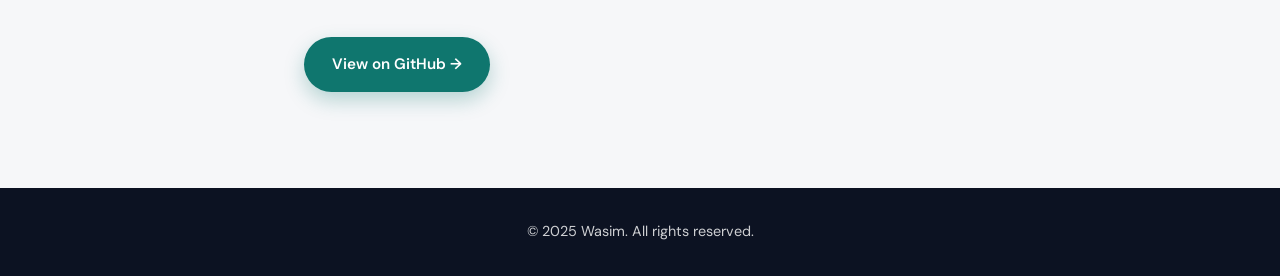
<file: fruitq.html>
<!DOCTYPE html>
<html lang="en">
<head>
    <meta charset="UTF-8">
    <meta name="viewport" content="width=device-width, initial-scale=1.0">
    <title>FruitQ — AI-Powered Fruit Ripeness Detection | Wasim Ahmad</title>
    <link rel="stylesheet" href="styles.css">
    <link rel="preconnect" href="https://fonts.googleapis.com">
    <link rel="preconnect" href="https://fonts.gstatic.com" crossorigin>
    <link href="https://fonts.googleapis.com/css2?family=Outfit:wght@300;400;500;600;700;800&family=DM+Sans:ital,opsz,wght@0,9..40,400;0,9..40,500;0,9..40,600;0,9..40,700&display=swap" rel="stylesheet">
    <style>
        .project-page { padding: 100px 0 80px; }
        .project-page .container { max-width: 720px; margin: 0 auto; padding: 0 24px; }
        .back-link { display: inline-flex; align-items: center; gap: 0.5rem; color: var(--primary); text-decoration: none; font-weight: 600; margin-bottom: 2rem; transition: gap 0.2s; }
        .back-link:hover { gap: 0.75rem; }
        .project-page h1 { font-family: 'Outfit', sans-serif; font-size: clamp(1.75rem, 4vw, 2.25rem); color: var(--text); margin-bottom: 0.5rem; }
        .project-meta { color: var(--text-muted); font-size: 0.95rem; margin-bottom: 2rem; }
        .project-meta a { color: var(--primary); }
        .project-page h2 { font-family: 'Outfit', sans-serif; font-size: 1.35rem; color: var(--text); margin: 2.25rem 0 0.75rem; padding-bottom: 0.35rem; border-bottom: 2px solid var(--border); }
        .project-page p { color: var(--text-muted); line-height: 1.8; margin-bottom: 1rem; }
        .project-page ul { margin: 0.5rem 0 1.25rem 1.5rem; color: var(--text-muted); line-height: 1.8; }
        .project-page table { width: 100%; border-collapse: collapse; margin: 1rem 0 1.5rem; font-size: 0.95rem; }
        .project-page th, .project-page td { padding: 0.6rem 0.75rem; text-align: left; border: 1px solid var(--border); }
        .project-page th { background: var(--bg-section); font-weight: 600; color: var(--text); }
        .project-page td { color: var(--text-muted); }
        .project-page pre, .project-page code { background: var(--bg-section); padding: 0.2em 0.45em; border-radius: 6px; font-size: 0.9em; color: var(--text); }
        .project-page pre { padding: 1rem; overflow-x: auto; margin: 1rem 0; white-space: pre-wrap; }
        .project-page .priority-table td:first-child { font-weight: 500; color: var(--text); }
        .project-screenshot { width: 100%; max-width: 720px; margin: 1.25rem 0 1.5rem; border-radius: var(--radius); box-shadow: var(--shadow-lg); border: 1px solid var(--border); display: block; }
    </style>
</head>
<body>
    <nav class="navbar scrolled" id="navbar">
        <div class="nav-container">
            <a href="index.html" class="nav-logo">Wasim</a>
            <ul class="nav-menu">
                <li><a href="index.html#home" class="nav-link">Home</a></li>
                <li><a href="index.html#projects" class="nav-link">Projects</a></li>
                <li><a href="index.html#contact" class="nav-link">Contact</a></li>
            </ul>
        </div>
    </nav>

    <main class="section project-page">
        <div class="container">
            <a href="index.html#projects" class="back-link">← Back to Projects</a>

            <h1>FruitQ</h1>
            <p class="project-meta"><strong>AI-Powered Fruit Ripeness Detection System</strong> · Author: Wasim Ahmad · <a href="https://github.com/wasimahmadpk/fruitesQ" target="_blank" rel="noopener noreferrer">github.com/wasimahmadpk/fruitesQ</a></p>
            <p>Upload a photo of a fruit → AI detects ripeness → Most ripe ships first.</p>

            <h2>1. Project Overview</h2>
            <p>FruitQ is an end-to-end AI system that detects the ripeness of fruits from photos and automatically prioritises them for shipping. The goal is to reduce food waste by ensuring the most ripe fruits ship first before they spoil.</p>
            <p><strong>How it works</strong></p>
            <ul>
                <li>A user uploads a photo of a fruit via the dashboard or API</li>
                <li>A CLIP vision model identifies the fruit type (e.g. banana, mango, apple)</li>
                <li>The same model classifies ripeness into one of four categories</li>
                <li>The fruit is added to an inventory ranked by urgency</li>
                <li>The most ripe fruits are flagged for immediate shipping</li>
            </ul>

            <table class="priority-table">
                <thead><tr><th>Label</th><th>Priority</th><th>Action</th></tr></thead>
                <tbody>
                    <tr><td>Overripe</td><td>Today</td><td>Ship immediately</td></tr>
                    <tr><td>Ripe</td><td>Tomorrow</td><td>Ship next day</td></tr>
                    <tr><td>Nearly Ripe</td><td>In 3 days</td><td>Monitor</td></tr>
                    <tr><td>Unripe</td><td>Not yet</td><td>Keep in storage</td></tr>
                </tbody>
            </table>

            <h2>2. Tech Stack</h2>
            <table>
                <thead><tr><th>Layer</th><th>Technology</th><th>Purpose</th></tr></thead>
                <tbody>
                    <tr><td>Language</td><td>Python 3.11</td><td>Main language</td></tr>
                    <tr><td>Vision Model</td><td>CLIP (Hugging Face)</td><td>Fruit ID + ripeness classification</td></tr>
                    <tr><td>REST API</td><td>FastAPI + Uvicorn</td><td>Backend endpoints</td></tr>
                    <tr><td>Dashboard</td><td>Streamlit + Plotly</td><td>Interactive web UI</td></tr>
                    <tr><td>Tracking</td><td>MLflow</td><td>Experiment & prediction logging</td></tr>
                    <tr><td>Container</td><td>Docker</td><td>Packaging & portability</td></tr>
                    <tr><td>CI/CD</td><td>GitHub Actions</td><td>Automated test, build, deploy</td></tr>
                    <tr><td>Cloud</td><td>Terraform</td><td>Azure infrastructure as code</td></tr>
                    <tr><td>Cloud</td><td>Azure Container Instances</td><td>Production hosting</td></tr>
                </tbody>
            </table>
            <p>Total cost: $0 — all tools are free or have a free tier.</p>

            <h2>3. Architecture</h2>
            <p>The system follows a clean separation between the AI model, the API layer, the inventory logic, and the presentation layer. Each component can be developed, tested, and scaled independently.</p>
            <ul>
                <li><strong>User (Browser)</strong> → Streamlit Dashboard (port 8501) — POST /predict (image upload), GET /inventory</li>
                <li><strong>FastAPI Server (port 8000)</strong> — model.py (CLIP), inventory.py (ranked inventory), mlflow_tracking</li>
                <li>Docker Container → Azure Container Instances</li>
                <li>GitHub Actions CI/CD → GHCR (image registry)</li>
            </ul>
            <p><strong>Data flow:</strong> Image uploaded via Streamlit or API → FastAPI passes to CLIP → two zero-shot passes (fruit ID, 25 types; ripeness, 4 levels) → result stored in inventory (sorted by urgency) → prediction logged to MLflow → dashboard refreshes.</p>

            <h2>4. Vision Model — CLIP</h2>
            <p><strong>Model:</strong> openai/clip-vit-base-patch32. CLIP does zero-shot classification: no fine-tuning or training data needed. One model handles both fruit identification and ripeness.</p>
            <p><strong>Step 1 — Fruit identification:</strong> Image + 25 candidate labels (e.g. 'a photo of a banana', 'a photo of a mango') → returns most likely fruit and confidence.</p>
            <p><strong>Step 2 — Ripeness:</strong> Same model with four labels: "unripe green fruit", "nearly ripe fruit", "ripe ready-to-eat fruit", "overripe spoiled fruit". Highest score = ripeness and shipping priority.</p>
            <p><strong>Why CLIP:</strong> No training data; single model for ID + ripeness; runs on CPU; free via Hugging Face; ~340 MB, cached after first use.</p>

            <h2>5. Ripeness Ranking & Inventory</h2>
            <p>Thread-safe, in-memory list of analysed fruits, re-sorted so the most urgent appear first. Ranks: Unripe 0, Nearly Ripe 1, Ripe 2, Overripe 3. Key operations: <code>add()</code>, <code>get_all()</code>, <code>remove()</code>, <code>summary()</code>, <code>clear()</code>.</p>

            <h2>6. REST API (FastAPI)</h2>
            <table>
                <thead><tr><th>Method</th><th>Path</th><th>Description</th></tr></thead>
                <tbody>
                    <tr><td>POST</td><td>/predict</td><td>Upload image → ripeness + add to inventory</td></tr>
                    <tr><td>GET</td><td>/inventory</td><td>List all fruits ranked by ripeness</td></tr>
                    <tr><td>GET</td><td>/inventory/summary</td><td>Counts by category + ship-today list</td></tr>
                    <tr><td>DELETE</td><td>/inventory/{id}</td><td>Remove a fruit after shipping</td></tr>
                    <tr><td>GET</td><td>/health</td><td>Health check</td></tr>
                </tbody>
            </table>
            <p>Example response from <code>POST /predict</code>:</p>
            <pre>{
  "fruit_name": "Banana",
  "detected_fruit": "Banana",
  "fruit_confidence": 92.3,
  "ripeness_label": "Ripe",
  "confidence": 84.5,
  "shipping_priority": "Tomorrow"
}</pre>

            <h2>7. Dashboard UI (Streamlit)</h2>
            <img src="images/fruitq-dashboard.png" alt="FruitQ Streamlit dashboard — upload, ripeness results, inventory table and pie chart" class="project-screenshot">
            <p>Sidebar: image upload (drag-and-drop), optional fruit name override. Auto-detection, result display (ripeness, confidence, shipping priority). KPI row: total fruits, ship-today, ripe, unripe. Pie chart: ripeness distribution (Plotly). Inventory table: ranked by urgency, colour-coded labels, ship-today alerts, remove-on-ship buttons.</p>

            <h2>8. MLflow, Docker, CI/CD & Deployment</h2>
            <p><strong>MLflow:</strong> Every prediction logged (params, metrics, tags). Low-confidence (&lt; 60%) runs tagged with <code>alert: low_confidence</code>.</p>
            <p><strong>Docker:</strong> Multi-stage build; docker-compose runs API (8000), dashboard (8501), MLflow (5000).</p>
            <p><strong>CI/CD (GitHub Actions):</strong> Test (pytest) → Build & push image to GHCR → Deploy with Terraform to Azure (main only).</p>
            <p><strong>Azure (Terraform):</strong> Resource group, Log Analytics, Container Groups for API and Dashboard. Secrets: ARM_CLIENT_ID, ARM_CLIENT_SECRET, ARM_SUBSCRIPTION_ID, ARM_TENANT_ID.</p>

            <h2>9. How to Run</h2>
            <p><strong>Local:</strong></p>
            <pre>git clone https://github.com/wasimahmadpk/fruitesQ.git
cd fruitesQ
pip install -r requirements.txt
uvicorn src.api:app --reload --port 8000
streamlit run src/dashboard.py
mlflow ui --port 5000   # optional</pre>
            <p><strong>Docker:</strong> <code>docker compose up</code>. Tests: <code>pytest tests/ -v</code>.</p>
            <p><strong>Access:</strong> API Docs (Swagger) localhost:8000/docs · Dashboard localhost:8501 · MLflow localhost:5000 · Health localhost:8000/health.</p>

            <h2>10. Project Structure</h2>
            <p><code>src/</code>: api.py, model.py, inventory.py, dashboard.py · <code>tests/</code>: test_api.py, test_inventory.py · <code>.github/workflows/ci.yml</code> · <code>terraform/main.tf</code> · Dockerfile, docker-compose.yml, requirements.txt, README.md.</p>

            <p style="margin-top: 2.5rem;"><a href="https://github.com/wasimahmadpk/fruitesQ" target="_blank" rel="noopener noreferrer" class="btn btn-primary">View on GitHub →</a></p>
        </div>
    </main>

    <footer class="footer">
        <div class="container">
            <p>&copy; 2025 Wasim. All rights reserved.</p>
        </div>
    </footer>
</body>
</html>
</file>
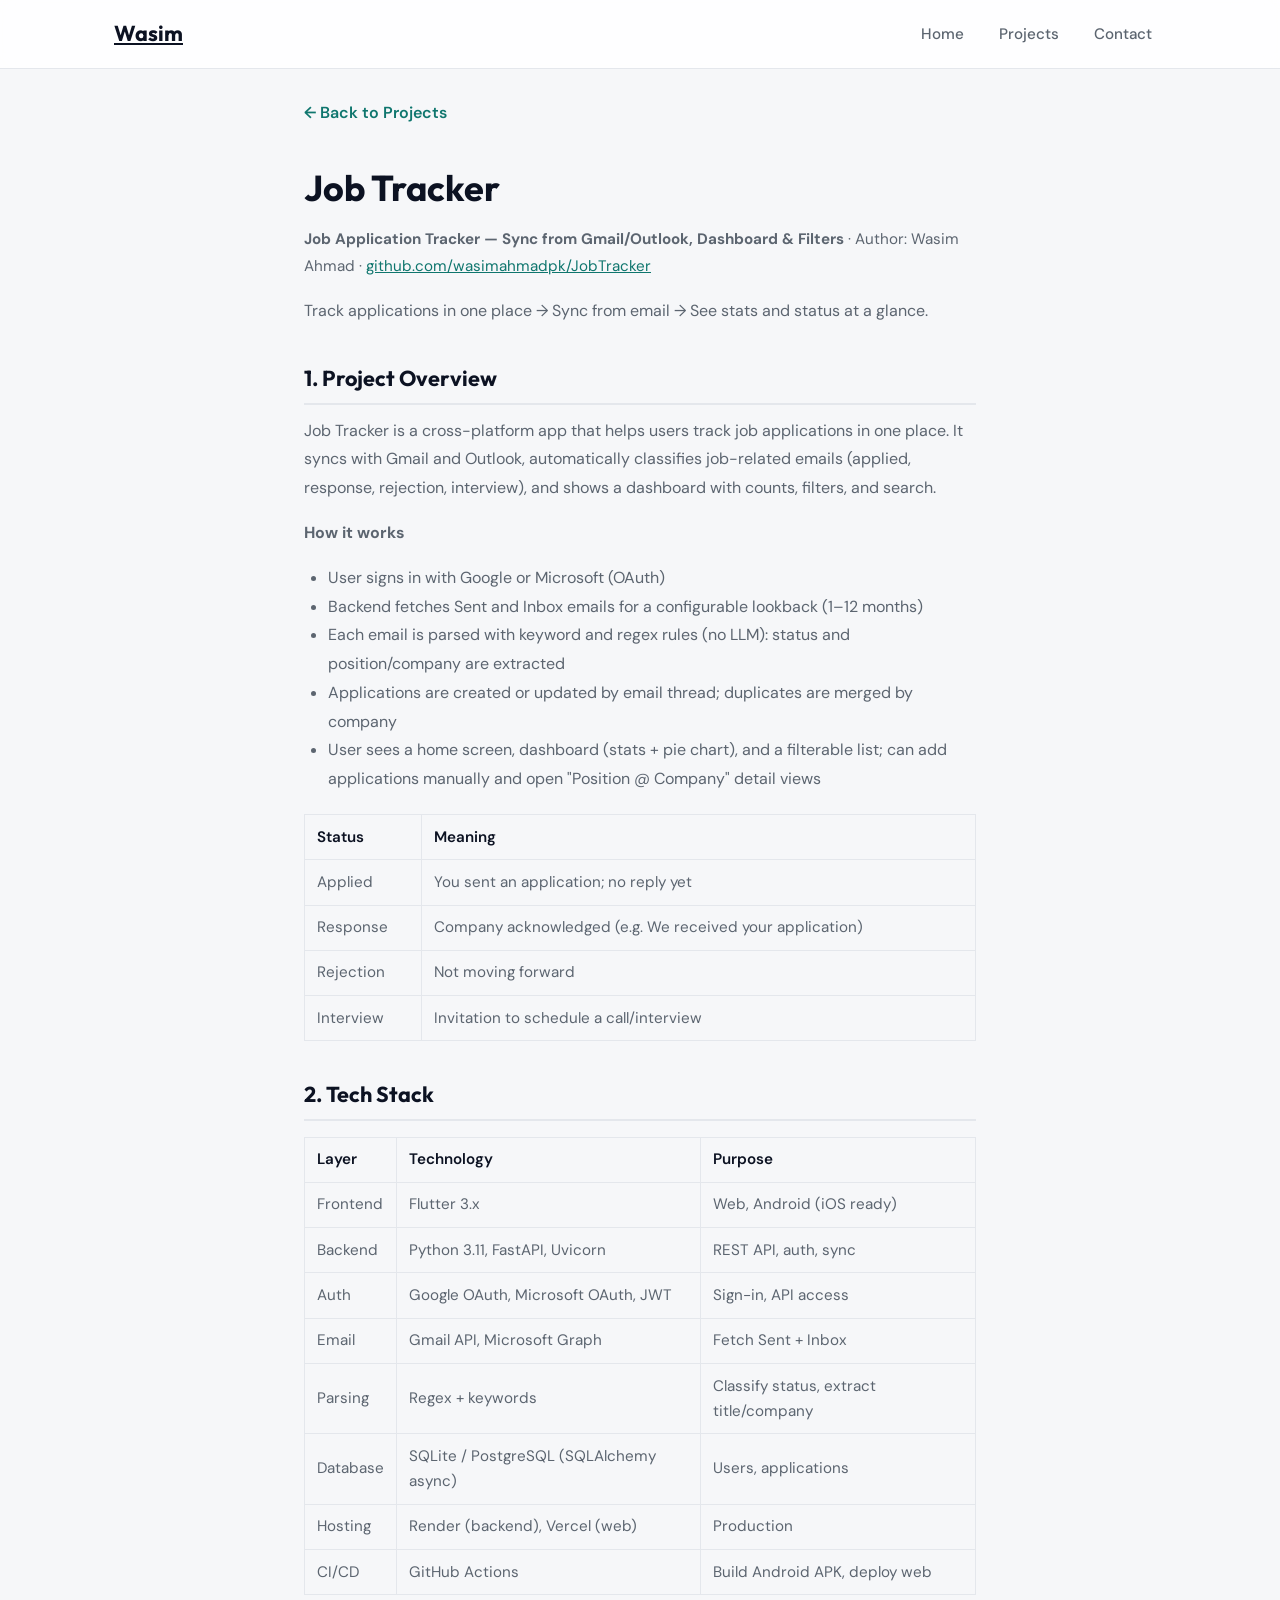
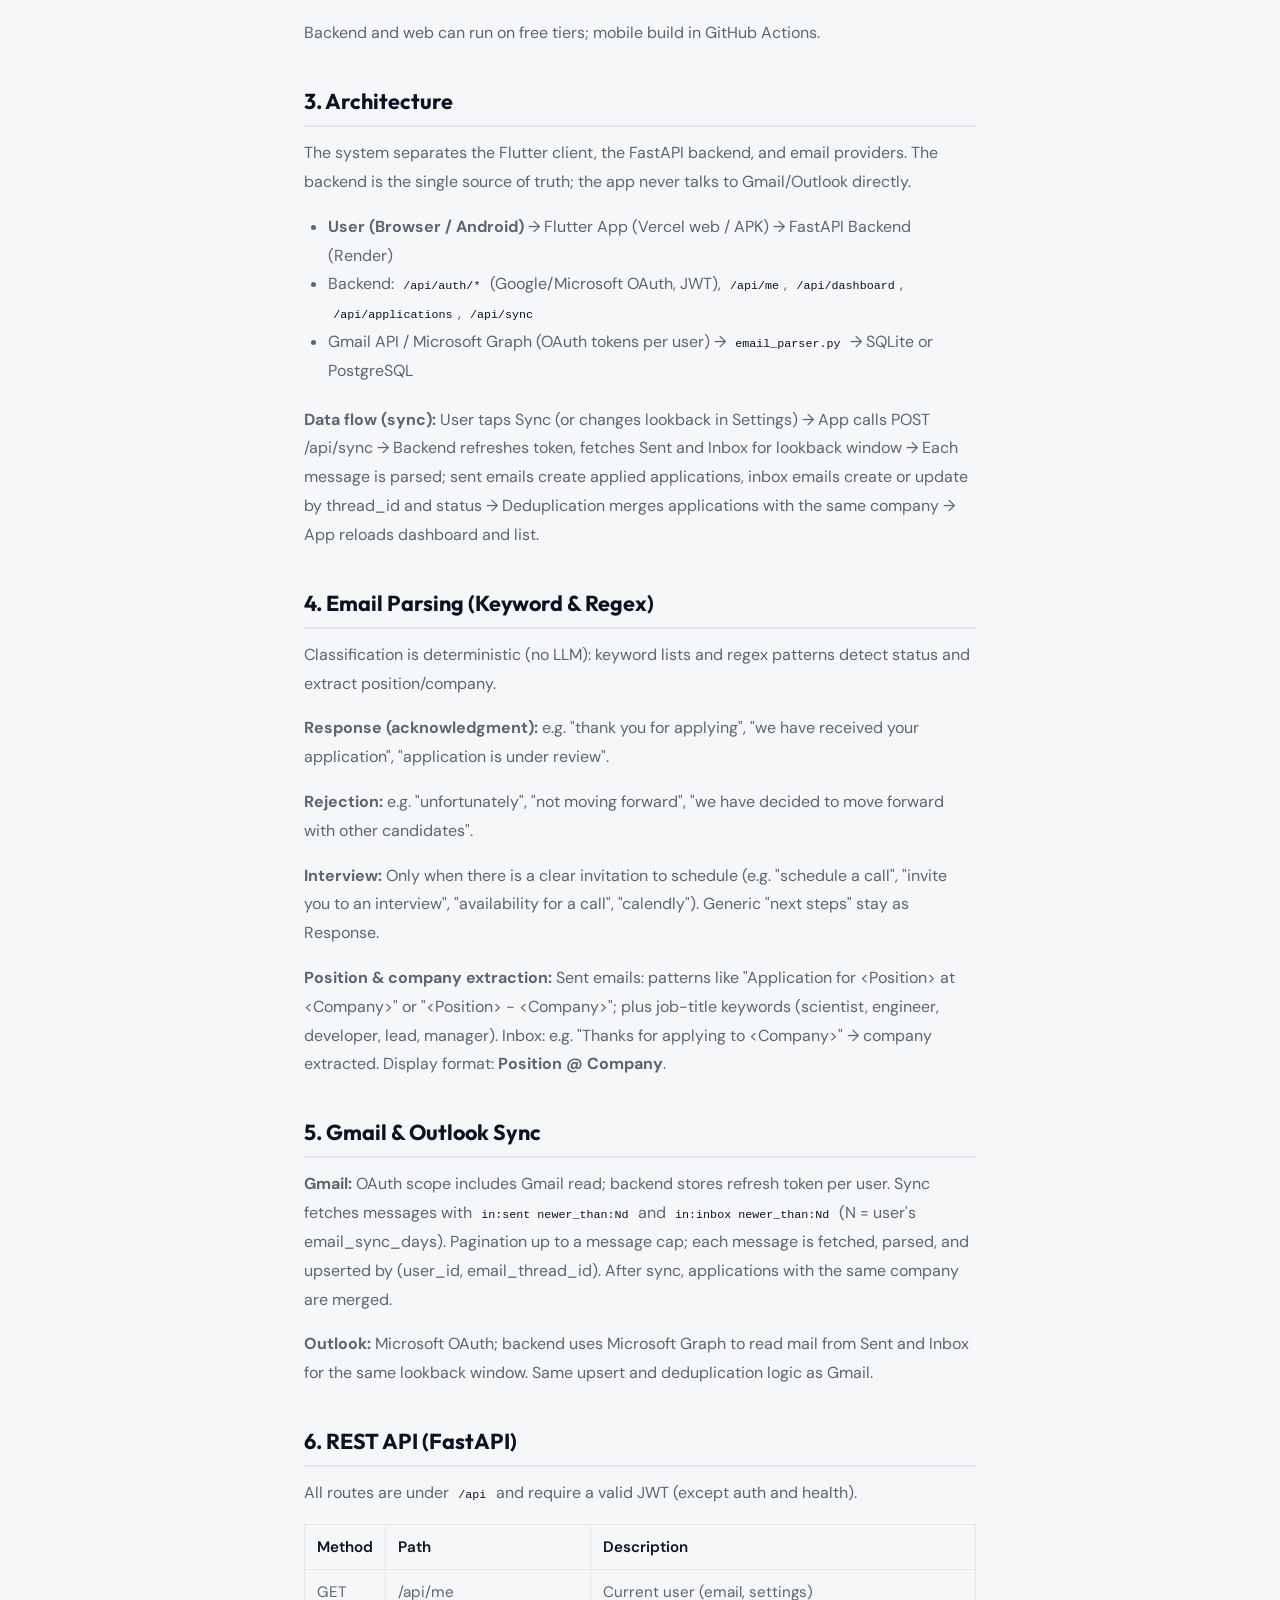
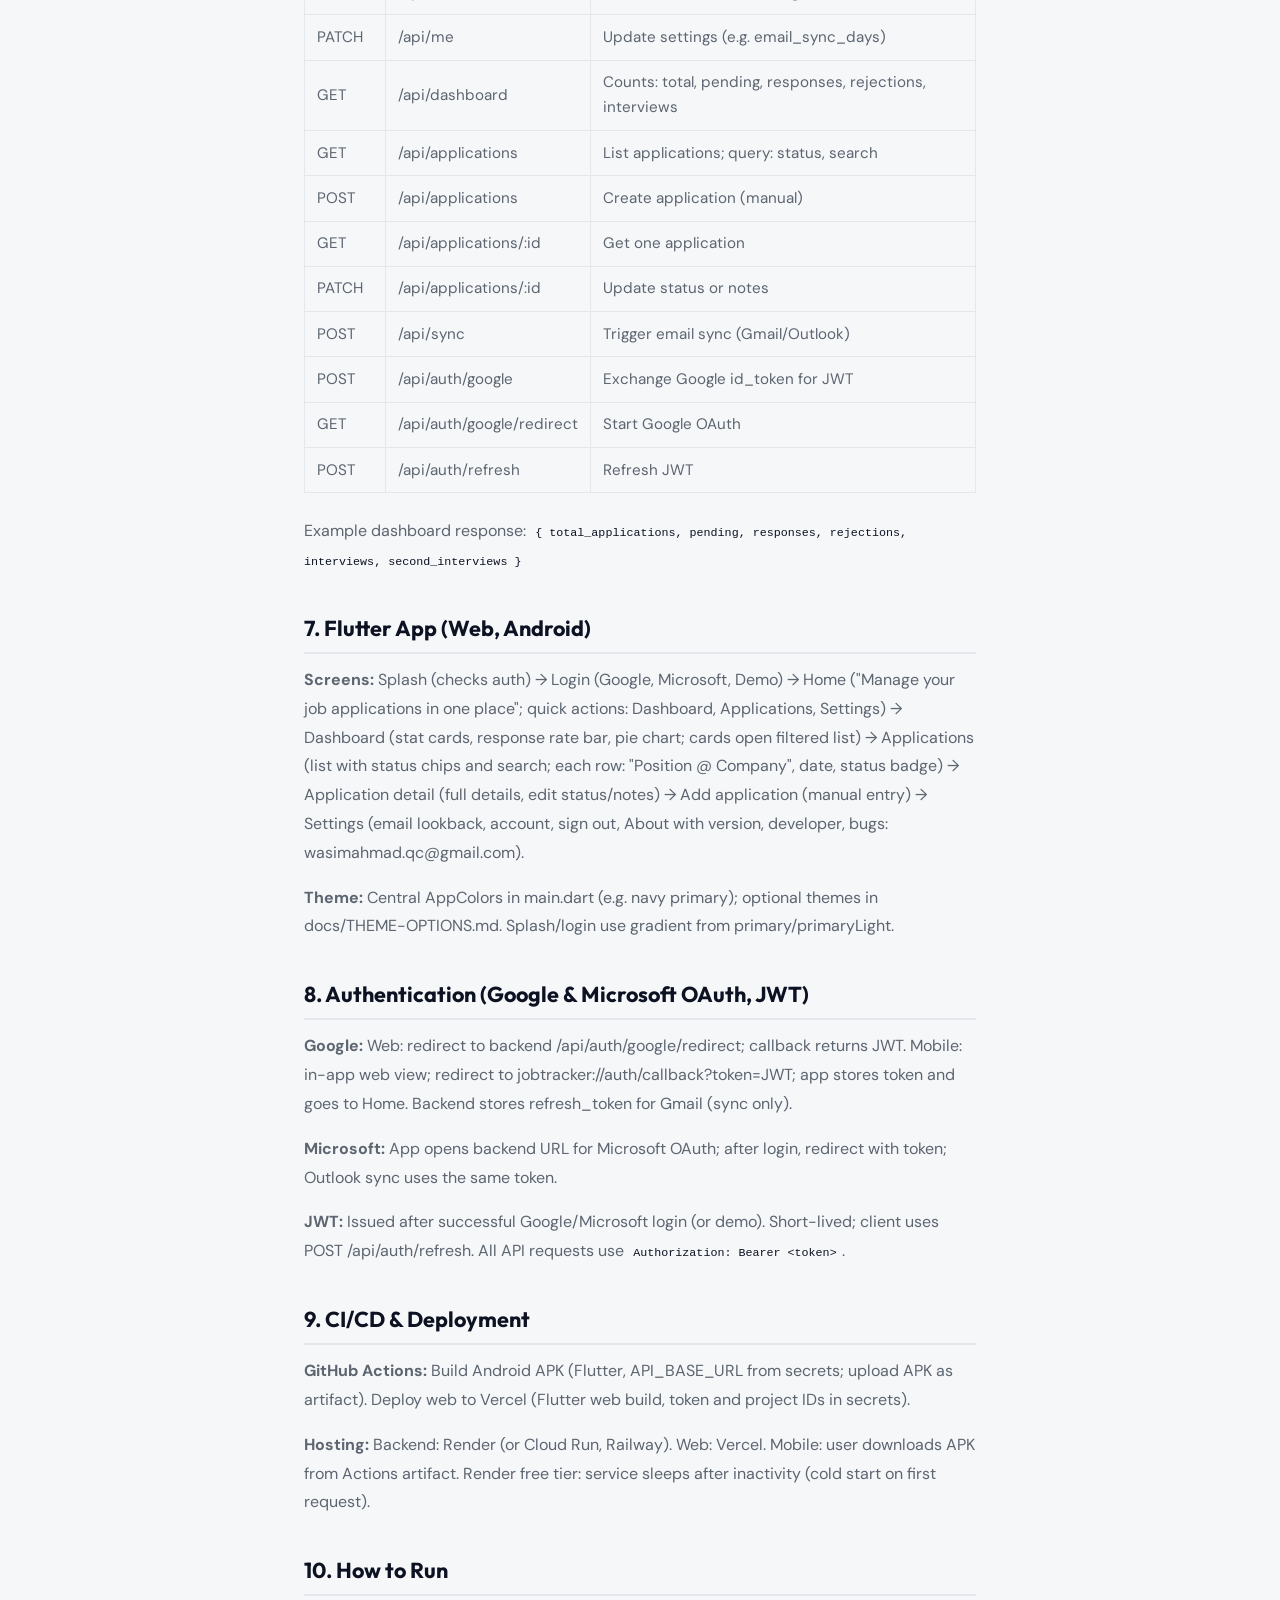
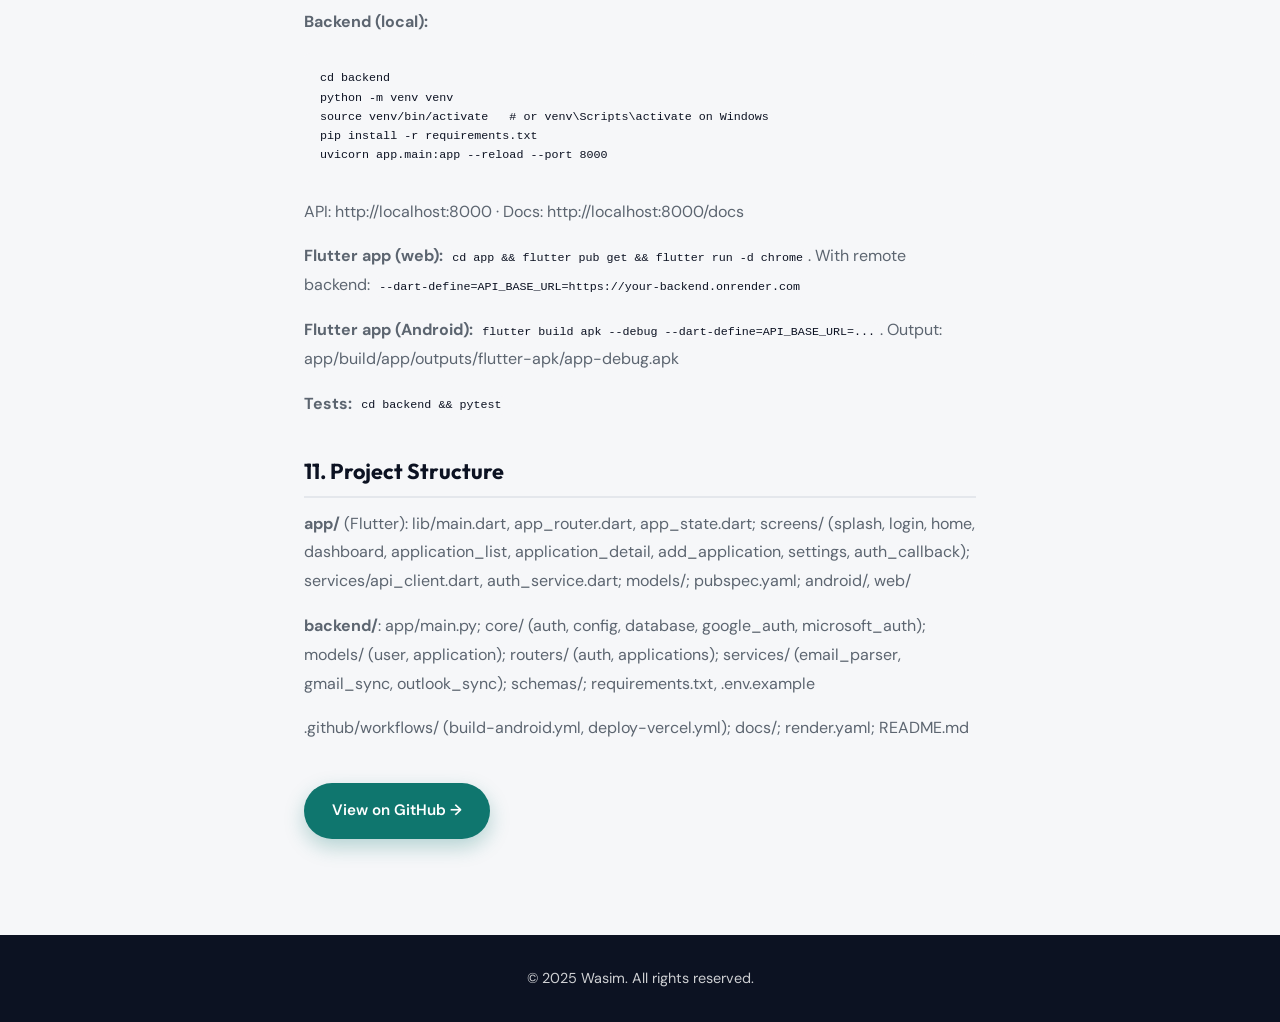
<file: jobtracker.html>
<!DOCTYPE html>
<html lang="en">
<head>
    <meta charset="UTF-8">
    <meta name="viewport" content="width=device-width, initial-scale=1.0">
    <title>JobTracker — Job Application Tracker | Wasim Ahmad</title>
    <link rel="stylesheet" href="styles.css">
    <link rel="preconnect" href="https://fonts.googleapis.com">
    <link rel="preconnect" href="https://fonts.gstatic.com" crossorigin>
    <link href="https://fonts.googleapis.com/css2?family=Outfit:wght@300;400;500;600;700;800&family=DM+Sans:ital,opsz,wght@0,9..40,400;0,9..40,500;0,9..40,600;0,9..40,700&display=swap" rel="stylesheet">
    <style>
        .project-page { padding: 100px 0 80px; }
        .project-page .container { max-width: 720px; margin: 0 auto; padding: 0 24px; }
        .back-link { display: inline-flex; align-items: center; gap: 0.5rem; color: var(--primary); text-decoration: none; font-weight: 600; margin-bottom: 2rem; transition: gap 0.2s; }
        .back-link:hover { gap: 0.75rem; }
        .project-page h1 { font-family: 'Outfit', sans-serif; font-size: clamp(1.75rem, 4vw, 2.25rem); color: var(--text); margin-bottom: 0.5rem; }
        .project-meta { color: var(--text-muted); font-size: 0.95rem; margin-bottom: 2rem; }
        .project-meta a { color: var(--primary); }
        .project-page h2 { font-family: 'Outfit', sans-serif; font-size: 1.35rem; color: var(--text); margin: 2.25rem 0 0.75rem; padding-bottom: 0.35rem; border-bottom: 2px solid var(--border); }
        .project-page p { color: var(--text-muted); line-height: 1.8; margin-bottom: 1rem; }
        .project-page ul { margin: 0.5rem 0 1.25rem 1.5rem; color: var(--text-muted); line-height: 1.8; }
        .project-page table { width: 100%; border-collapse: collapse; margin: 1rem 0 1.5rem; font-size: 0.95rem; }
        .project-page th, .project-page td { padding: 0.6rem 0.75rem; text-align: left; border: 1px solid var(--border); }
        .project-page th { background: var(--bg-section); font-weight: 600; color: var(--text); }
        .project-page td { color: var(--text-muted); }
        .project-page pre, .project-page code { background: var(--bg-section); padding: 0.2em 0.45em; border-radius: 6px; font-size: 0.9em; color: var(--text); }
        .project-page pre { padding: 1rem; overflow-x: auto; margin: 1rem 0; white-space: pre-wrap; }
    </style>
</head>
<body>
    <nav class="navbar scrolled" id="navbar">
        <div class="nav-container">
            <a href="index.html" class="nav-logo">Wasim</a>
            <ul class="nav-menu">
                <li><a href="index.html#home" class="nav-link">Home</a></li>
                <li><a href="index.html#projects" class="nav-link">Projects</a></li>
                <li><a href="index.html#contact" class="nav-link">Contact</a></li>
            </ul>
        </div>
    </nav>

    <main class="section project-page">
        <div class="container">
            <a href="index.html#projects" class="back-link">← Back to Projects</a>

            <h1>Job Tracker</h1>
            <p class="project-meta"><strong>Job Application Tracker — Sync from Gmail/Outlook, Dashboard & Filters</strong> · Author: Wasim Ahmad · <a href="https://github.com/wasimahmadpk/JobTracker" target="_blank" rel="noopener noreferrer">github.com/wasimahmadpk/JobTracker</a></p>
            <p>Track applications in one place → Sync from email → See stats and status at a glance.</p>

            <h2>1. Project Overview</h2>
            <p>Job Tracker is a cross-platform app that helps users track job applications in one place. It syncs with Gmail and Outlook, automatically classifies job-related emails (applied, response, rejection, interview), and shows a dashboard with counts, filters, and search.</p>
            <p><strong>How it works</strong></p>
            <ul>
                <li>User signs in with Google or Microsoft (OAuth)</li>
                <li>Backend fetches Sent and Inbox emails for a configurable lookback (1–12 months)</li>
                <li>Each email is parsed with keyword and regex rules (no LLM): status and position/company are extracted</li>
                <li>Applications are created or updated by email thread; duplicates are merged by company</li>
                <li>User sees a home screen, dashboard (stats + pie chart), and a filterable list; can add applications manually and open "Position @ Company" detail views</li>
            </ul>

            <table>
                <thead><tr><th>Status</th><th>Meaning</th></tr></thead>
                <tbody>
                    <tr><td>Applied</td><td>You sent an application; no reply yet</td></tr>
                    <tr><td>Response</td><td>Company acknowledged (e.g. We received your application)</td></tr>
                    <tr><td>Rejection</td><td>Not moving forward</td></tr>
                    <tr><td>Interview</td><td>Invitation to schedule a call/interview</td></tr>
                </tbody>
            </table>

            <h2>2. Tech Stack</h2>
            <table>
                <thead><tr><th>Layer</th><th>Technology</th><th>Purpose</th></tr></thead>
                <tbody>
                    <tr><td>Frontend</td><td>Flutter 3.x</td><td>Web, Android (iOS ready)</td></tr>
                    <tr><td>Backend</td><td>Python 3.11, FastAPI, Uvicorn</td><td>REST API, auth, sync</td></tr>
                    <tr><td>Auth</td><td>Google OAuth, Microsoft OAuth, JWT</td><td>Sign-in, API access</td></tr>
                    <tr><td>Email</td><td>Gmail API, Microsoft Graph</td><td>Fetch Sent + Inbox</td></tr>
                    <tr><td>Parsing</td><td>Regex + keywords</td><td>Classify status, extract title/company</td></tr>
                    <tr><td>Database</td><td>SQLite / PostgreSQL (SQLAlchemy async)</td><td>Users, applications</td></tr>
                    <tr><td>Hosting</td><td>Render (backend), Vercel (web)</td><td>Production</td></tr>
                    <tr><td>CI/CD</td><td>GitHub Actions</td><td>Build Android APK, deploy web</td></tr>
                </tbody>
            </table>
            <p>Backend and web can run on free tiers; mobile build in GitHub Actions.</p>

            <h2>3. Architecture</h2>
            <p>The system separates the Flutter client, the FastAPI backend, and email providers. The backend is the single source of truth; the app never talks to Gmail/Outlook directly.</p>
            <ul>
                <li><strong>User (Browser / Android)</strong> → Flutter App (Vercel web / APK) → FastAPI Backend (Render)</li>
                <li>Backend: <code>/api/auth/*</code> (Google/Microsoft OAuth, JWT), <code>/api/me</code>, <code>/api/dashboard</code>, <code>/api/applications</code>, <code>/api/sync</code></li>
                <li>Gmail API / Microsoft Graph (OAuth tokens per user) → <code>email_parser.py</code> → SQLite or PostgreSQL</li>
            </ul>
            <p><strong>Data flow (sync):</strong> User taps Sync (or changes lookback in Settings) → App calls POST /api/sync → Backend refreshes token, fetches Sent and Inbox for lookback window → Each message is parsed; sent emails create applied applications, inbox emails create or update by thread_id and status → Deduplication merges applications with the same company → App reloads dashboard and list.</p>

            <h2>4. Email Parsing (Keyword & Regex)</h2>
            <p>Classification is deterministic (no LLM): keyword lists and regex patterns detect status and extract position/company.</p>
            <p><strong>Response (acknowledgment):</strong> e.g. "thank you for applying", "we have received your application", "application is under review".</p>
            <p><strong>Rejection:</strong> e.g. "unfortunately", "not moving forward", "we have decided to move forward with other candidates".</p>
            <p><strong>Interview:</strong> Only when there is a clear invitation to schedule (e.g. "schedule a call", "invite you to an interview", "availability for a call", "calendly"). Generic "next steps" stay as Response.</p>
            <p><strong>Position & company extraction:</strong> Sent emails: patterns like "Application for &lt;Position&gt; at &lt;Company&gt;" or "&lt;Position&gt; - &lt;Company&gt;"; plus job-title keywords (scientist, engineer, developer, lead, manager). Inbox: e.g. "Thanks for applying to &lt;Company&gt;" → company extracted. Display format: <strong>Position @ Company</strong>.</p>

            <h2>5. Gmail & Outlook Sync</h2>
            <p><strong>Gmail:</strong> OAuth scope includes Gmail read; backend stores refresh token per user. Sync fetches messages with <code>in:sent newer_than:Nd</code> and <code>in:inbox newer_than:Nd</code> (N = user's email_sync_days). Pagination up to a message cap; each message is fetched, parsed, and upserted by (user_id, email_thread_id). After sync, applications with the same company are merged.</p>
            <p><strong>Outlook:</strong> Microsoft OAuth; backend uses Microsoft Graph to read mail from Sent and Inbox for the same lookback window. Same upsert and deduplication logic as Gmail.</p>

            <h2>6. REST API (FastAPI)</h2>
            <p>All routes are under <code>/api</code> and require a valid JWT (except auth and health).</p>
            <table>
                <thead><tr><th>Method</th><th>Path</th><th>Description</th></tr></thead>
                <tbody>
                    <tr><td>GET</td><td>/api/me</td><td>Current user (email, settings)</td></tr>
                    <tr><td>PATCH</td><td>/api/me</td><td>Update settings (e.g. email_sync_days)</td></tr>
                    <tr><td>GET</td><td>/api/dashboard</td><td>Counts: total, pending, responses, rejections, interviews</td></tr>
                    <tr><td>GET</td><td>/api/applications</td><td>List applications; query: status, search</td></tr>
                    <tr><td>POST</td><td>/api/applications</td><td>Create application (manual)</td></tr>
                    <tr><td>GET</td><td>/api/applications/:id</td><td>Get one application</td></tr>
                    <tr><td>PATCH</td><td>/api/applications/:id</td><td>Update status or notes</td></tr>
                    <tr><td>POST</td><td>/api/sync</td><td>Trigger email sync (Gmail/Outlook)</td></tr>
                    <tr><td>POST</td><td>/api/auth/google</td><td>Exchange Google id_token for JWT</td></tr>
                    <tr><td>GET</td><td>/api/auth/google/redirect</td><td>Start Google OAuth</td></tr>
                    <tr><td>POST</td><td>/api/auth/refresh</td><td>Refresh JWT</td></tr>
                </tbody>
            </table>
            <p>Example dashboard response: <code>{ total_applications, pending, responses, rejections, interviews, second_interviews }</code></p>

            <h2>7. Flutter App (Web, Android)</h2>
            <p><strong>Screens:</strong> Splash (checks auth) → Login (Google, Microsoft, Demo) → Home ("Manage your job applications in one place"; quick actions: Dashboard, Applications, Settings) → Dashboard (stat cards, response rate bar, pie chart; cards open filtered list) → Applications (list with status chips and search; each row: "Position @ Company", date, status badge) → Application detail (full details, edit status/notes) → Add application (manual entry) → Settings (email lookback, account, sign out, About with version, developer, bugs: wasimahmad.qc@gmail.com).</p>
            <p><strong>Theme:</strong> Central AppColors in main.dart (e.g. navy primary); optional themes in docs/THEME-OPTIONS.md. Splash/login use gradient from primary/primaryLight.</p>

            <h2>8. Authentication (Google & Microsoft OAuth, JWT)</h2>
            <p><strong>Google:</strong> Web: redirect to backend /api/auth/google/redirect; callback returns JWT. Mobile: in-app web view; redirect to jobtracker://auth/callback?token=JWT; app stores token and goes to Home. Backend stores refresh_token for Gmail (sync only).</p>
            <p><strong>Microsoft:</strong> App opens backend URL for Microsoft OAuth; after login, redirect with token; Outlook sync uses the same token.</p>
            <p><strong>JWT:</strong> Issued after successful Google/Microsoft login (or demo). Short-lived; client uses POST /api/auth/refresh. All API requests use <code>Authorization: Bearer &lt;token&gt;</code>.</p>

            <h2>9. CI/CD & Deployment</h2>
            <p><strong>GitHub Actions:</strong> Build Android APK (Flutter, API_BASE_URL from secrets; upload APK as artifact). Deploy web to Vercel (Flutter web build, token and project IDs in secrets).</p>
            <p><strong>Hosting:</strong> Backend: Render (or Cloud Run, Railway). Web: Vercel. Mobile: user downloads APK from Actions artifact. Render free tier: service sleeps after inactivity (cold start on first request).</p>

            <h2>10. How to Run</h2>
            <p><strong>Backend (local):</strong></p>
            <pre>cd backend
python -m venv venv
source venv/bin/activate   # or venv\Scripts\activate on Windows
pip install -r requirements.txt
uvicorn app.main:app --reload --port 8000</pre>
            <p>API: http://localhost:8000 · Docs: http://localhost:8000/docs</p>
            <p><strong>Flutter app (web):</strong> <code>cd app && flutter pub get && flutter run -d chrome</code>. With remote backend: <code>--dart-define=API_BASE_URL=https://your-backend.onrender.com</code></p>
            <p><strong>Flutter app (Android):</strong> <code>flutter build apk --debug --dart-define=API_BASE_URL=...</code>. Output: app/build/app/outputs/flutter-apk/app-debug.apk</p>
            <p><strong>Tests:</strong> <code>cd backend && pytest</code></p>

            <h2>11. Project Structure</h2>
            <p><strong>app/</strong> (Flutter): lib/main.dart, app_router.dart, app_state.dart; screens/ (splash, login, home, dashboard, application_list, application_detail, add_application, settings, auth_callback); services/api_client.dart, auth_service.dart; models/; pubspec.yaml; android/, web/</p>
            <p><strong>backend/</strong>: app/main.py; core/ (auth, config, database, google_auth, microsoft_auth); models/ (user, application); routers/ (auth, applications); services/ (email_parser, gmail_sync, outlook_sync); schemas/; requirements.txt, .env.example</p>
            <p>.github/workflows/ (build-android.yml, deploy-vercel.yml); docs/; render.yaml; README.md</p>

            <p style="margin-top: 2.5rem;"><a href="https://github.com/wasimahmadpk/JobTracker" target="_blank" rel="noopener noreferrer" class="btn btn-primary">View on GitHub →</a></p>
        </div>
    </main>

    <footer class="footer">
        <div class="container">
            <p>&copy; 2025 Wasim. All rights reserved.</p>
        </div>
    </footer>
</body>
</html>
</file>
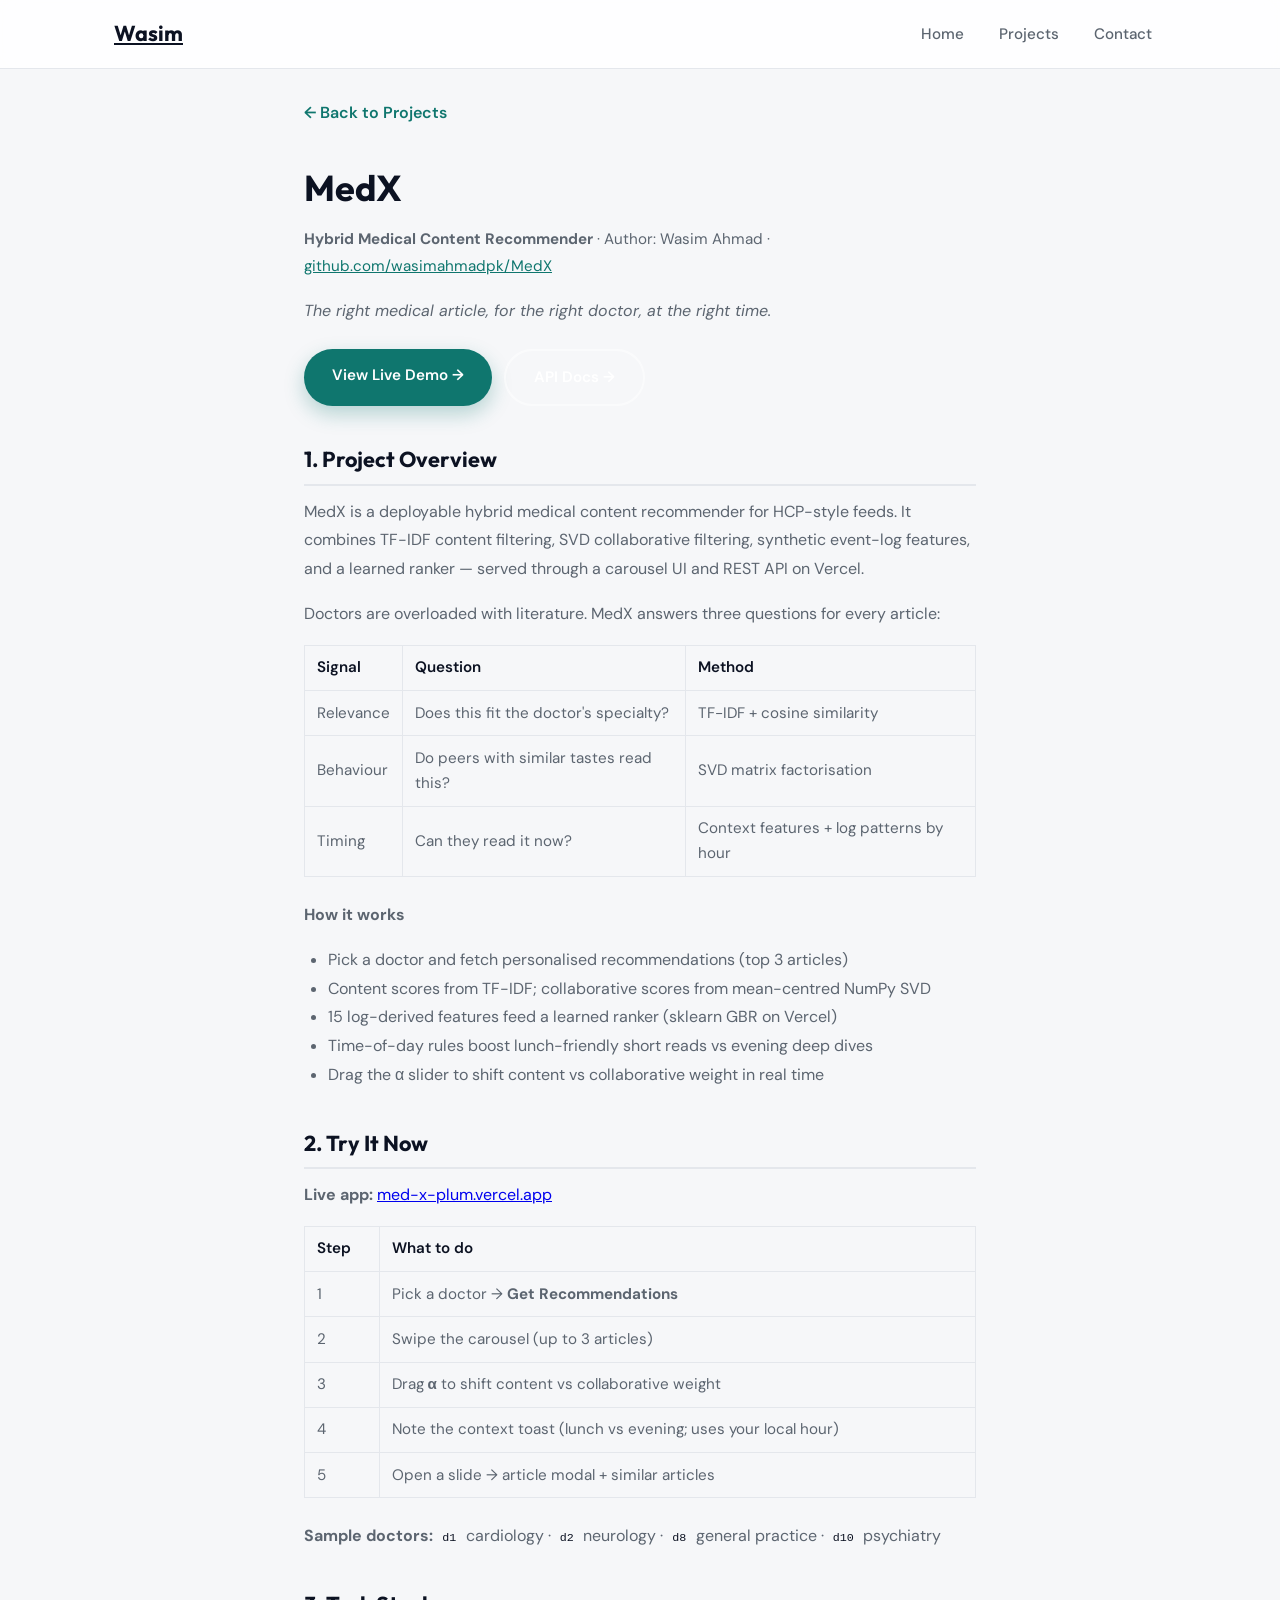
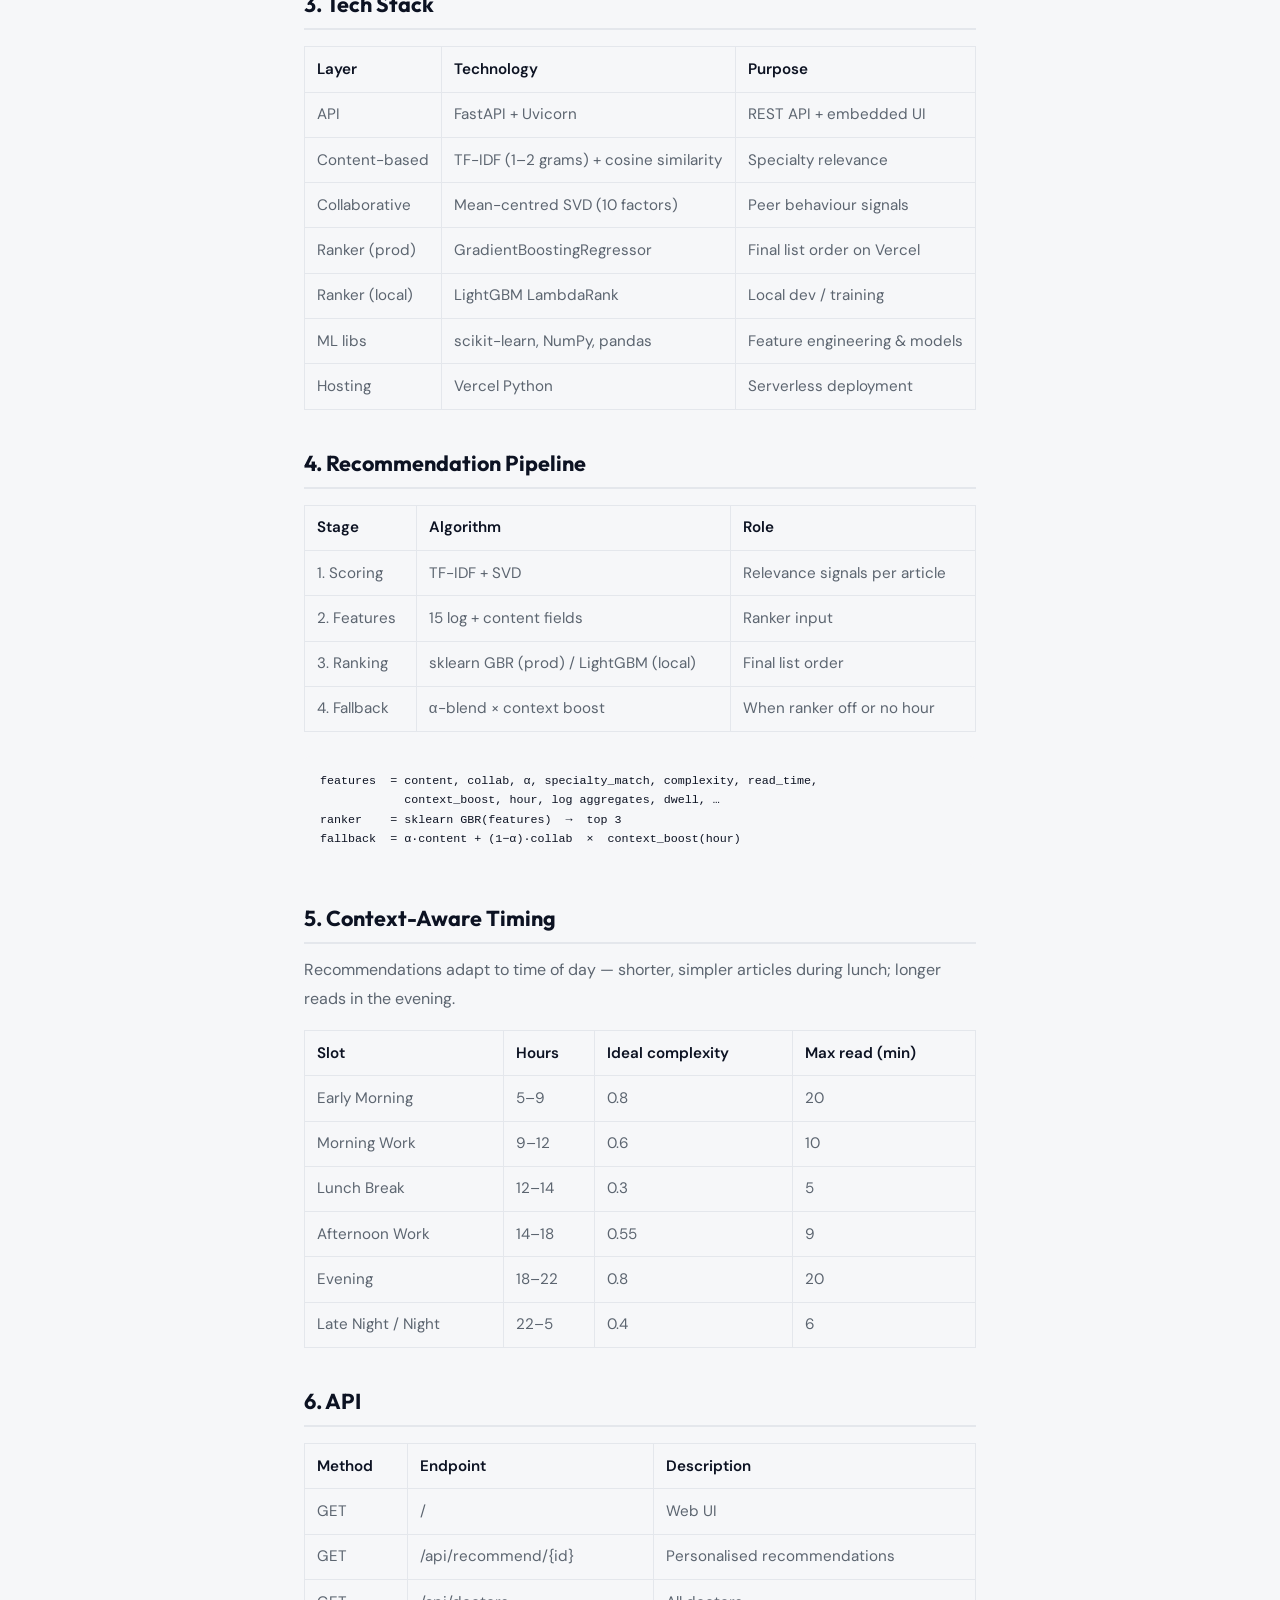
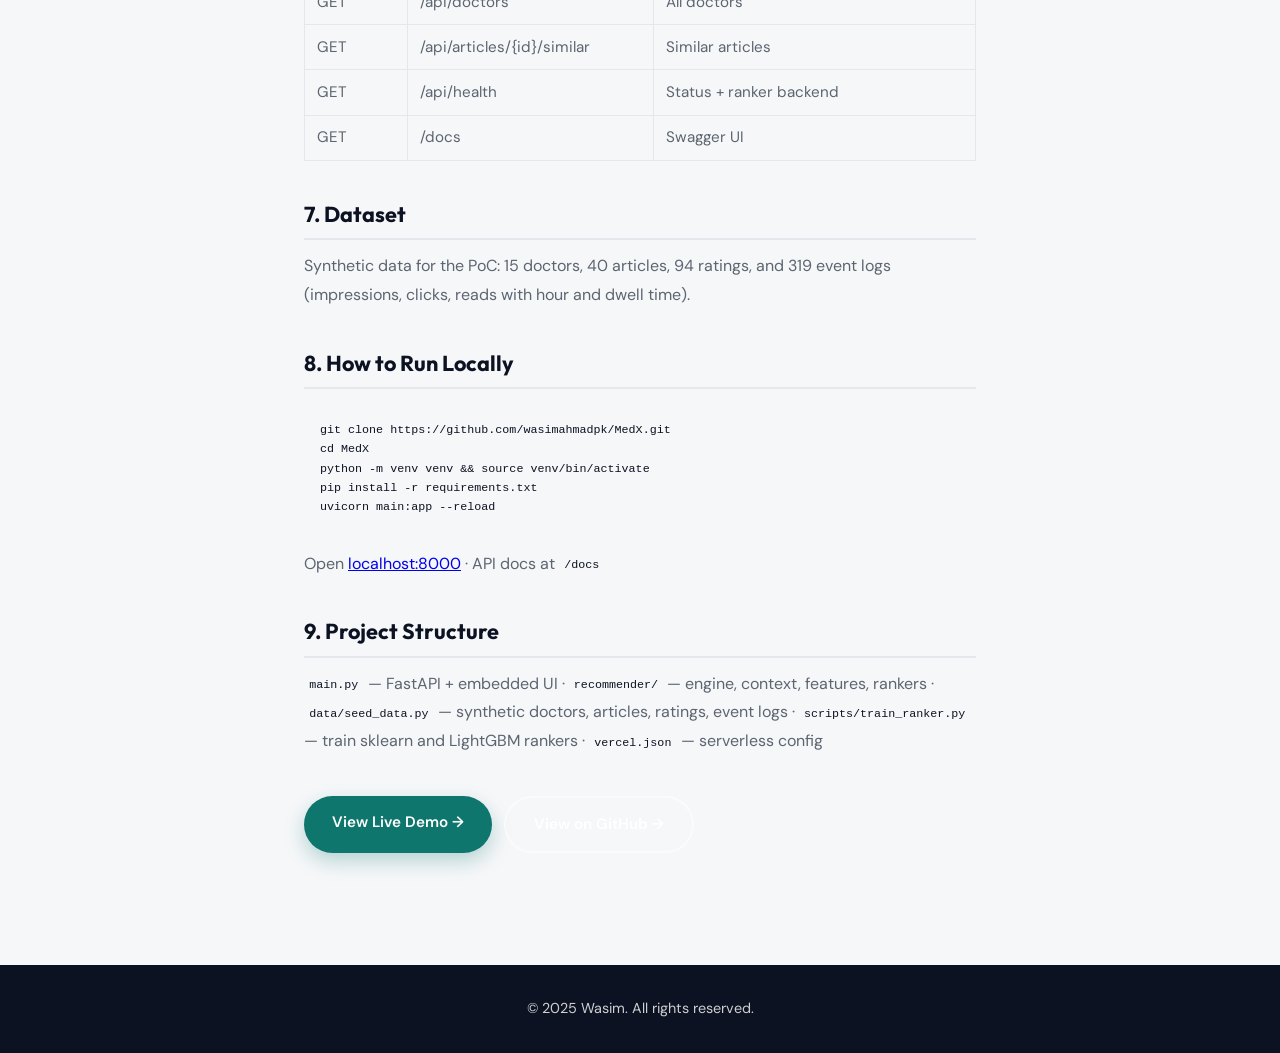
<file: medx.html>
<!DOCTYPE html>
<html lang="en">
<head>
    <meta charset="UTF-8">
    <meta name="viewport" content="width=device-width, initial-scale=1.0">
    <title>MedX — Medical Content Recommender | Wasim Ahmad</title>
    <link rel="stylesheet" href="styles.css">
    <link rel="preconnect" href="https://fonts.googleapis.com">
    <link rel="preconnect" href="https://fonts.gstatic.com" crossorigin>
    <link href="https://fonts.googleapis.com/css2?family=Outfit:wght@300;400;500;600;700;800&family=DM+Sans:ital,opsz,wght@0,9..40,400;0,9..40,500;0,9..40,600;0,9..40,700&display=swap" rel="stylesheet">
    <style>
        .project-page { padding: 100px 0 80px; }
        .project-page .container { max-width: 720px; margin: 0 auto; padding: 0 24px; }
        .back-link { display: inline-flex; align-items: center; gap: 0.5rem; color: var(--primary); text-decoration: none; font-weight: 600; margin-bottom: 2rem; transition: gap 0.2s; }
        .back-link:hover { gap: 0.75rem; }
        .project-page h1 { font-family: 'Outfit', sans-serif; font-size: clamp(1.75rem, 4vw, 2.25rem); color: var(--text); margin-bottom: 0.5rem; }
        .project-meta { color: var(--text-muted); font-size: 0.95rem; margin-bottom: 2rem; }
        .project-meta a { color: var(--primary); }
        .project-page h2 { font-family: 'Outfit', sans-serif; font-size: 1.35rem; color: var(--text); margin: 2.25rem 0 0.75rem; padding-bottom: 0.35rem; border-bottom: 2px solid var(--border); }
        .project-page p { color: var(--text-muted); line-height: 1.8; margin-bottom: 1rem; }
        .project-page ul { margin: 0.5rem 0 1.25rem 1.5rem; color: var(--text-muted); line-height: 1.8; }
        .project-page table { width: 100%; border-collapse: collapse; margin: 1rem 0 1.5rem; font-size: 0.95rem; }
        .project-page th, .project-page td { padding: 0.6rem 0.75rem; text-align: left; border: 1px solid var(--border); }
        .project-page th { background: var(--bg-section); font-weight: 600; color: var(--text); }
        .project-page td { color: var(--text-muted); }
        .project-page pre, .project-page code { background: var(--bg-section); padding: 0.2em 0.45em; border-radius: 6px; font-size: 0.9em; color: var(--text); }
        .project-page pre { padding: 1rem; overflow-x: auto; margin: 1rem 0; white-space: pre-wrap; }
        .project-actions { display: flex; flex-wrap: wrap; gap: 0.75rem; margin: 1.5rem 0 2rem; }
    </style>
</head>
<body>
    <nav class="navbar scrolled" id="navbar">
        <div class="nav-container">
            <a href="index.html" class="nav-logo">Wasim</a>
            <ul class="nav-menu">
                <li><a href="index.html#home" class="nav-link">Home</a></li>
                <li><a href="index.html#projects" class="nav-link">Projects</a></li>
                <li><a href="index.html#contact" class="nav-link">Contact</a></li>
            </ul>
        </div>
    </nav>

    <main class="section project-page">
        <div class="container">
            <a href="index.html#projects" class="back-link">← Back to Projects</a>

            <h1>MedX</h1>
            <p class="project-meta"><strong>Hybrid Medical Content Recommender</strong> · Author: Wasim Ahmad · <a href="https://github.com/wasimahmadpk/MedX" target="_blank" rel="noopener noreferrer">github.com/wasimahmadpk/MedX</a></p>
            <p><em>The right medical article, for the right doctor, at the right time.</em></p>

            <div class="project-actions">
                <a href="https://med-x-plum.vercel.app" target="_blank" rel="noopener noreferrer" class="btn btn-primary">View Live Demo →</a>
                <a href="https://med-x-plum.vercel.app/docs" target="_blank" rel="noopener noreferrer" class="btn btn-secondary">API Docs →</a>
            </div>

            <h2>1. Project Overview</h2>
            <p>MedX is a deployable hybrid medical content recommender for HCP-style feeds. It combines TF-IDF content filtering, SVD collaborative filtering, synthetic event-log features, and a learned ranker — served through a carousel UI and REST API on Vercel.</p>
            <p>Doctors are overloaded with literature. MedX answers three questions for every article:</p>
            <table>
                <thead><tr><th>Signal</th><th>Question</th><th>Method</th></tr></thead>
                <tbody>
                    <tr><td>Relevance</td><td>Does this fit the doctor's specialty?</td><td>TF-IDF + cosine similarity</td></tr>
                    <tr><td>Behaviour</td><td>Do peers with similar tastes read this?</td><td>SVD matrix factorisation</td></tr>
                    <tr><td>Timing</td><td>Can they read it now?</td><td>Context features + log patterns by hour</td></tr>
                </tbody>
            </table>
            <p><strong>How it works</strong></p>
            <ul>
                <li>Pick a doctor and fetch personalised recommendations (top 3 articles)</li>
                <li>Content scores from TF-IDF; collaborative scores from mean-centred NumPy SVD</li>
                <li>15 log-derived features feed a learned ranker (sklearn GBR on Vercel)</li>
                <li>Time-of-day rules boost lunch-friendly short reads vs evening deep dives</li>
                <li>Drag the α slider to shift content vs collaborative weight in real time</li>
            </ul>

            <h2>2. Try It Now</h2>
            <p><strong>Live app:</strong> <a href="https://med-x-plum.vercel.app" target="_blank" rel="noopener noreferrer">med-x-plum.vercel.app</a></p>
            <table>
                <thead><tr><th>Step</th><th>What to do</th></tr></thead>
                <tbody>
                    <tr><td>1</td><td>Pick a doctor → <strong>Get Recommendations</strong></td></tr>
                    <tr><td>2</td><td>Swipe the carousel (up to 3 articles)</td></tr>
                    <tr><td>3</td><td>Drag <strong>α</strong> to shift content vs collaborative weight</td></tr>
                    <tr><td>4</td><td>Note the context toast (lunch vs evening; uses your local hour)</td></tr>
                    <tr><td>5</td><td>Open a slide → article modal + similar articles</td></tr>
                </tbody>
            </table>
            <p><strong>Sample doctors:</strong> <code>d1</code> cardiology · <code>d2</code> neurology · <code>d8</code> general practice · <code>d10</code> psychiatry</p>

            <h2>3. Tech Stack</h2>
            <table>
                <thead><tr><th>Layer</th><th>Technology</th><th>Purpose</th></tr></thead>
                <tbody>
                    <tr><td>API</td><td>FastAPI + Uvicorn</td><td>REST API + embedded UI</td></tr>
                    <tr><td>Content-based</td><td>TF-IDF (1–2 grams) + cosine similarity</td><td>Specialty relevance</td></tr>
                    <tr><td>Collaborative</td><td>Mean-centred SVD (10 factors)</td><td>Peer behaviour signals</td></tr>
                    <tr><td>Ranker (prod)</td><td>GradientBoostingRegressor</td><td>Final list order on Vercel</td></tr>
                    <tr><td>Ranker (local)</td><td>LightGBM LambdaRank</td><td>Local dev / training</td></tr>
                    <tr><td>ML libs</td><td>scikit-learn, NumPy, pandas</td><td>Feature engineering & models</td></tr>
                    <tr><td>Hosting</td><td>Vercel Python</td><td>Serverless deployment</td></tr>
                </tbody>
            </table>

            <h2>4. Recommendation Pipeline</h2>
            <table>
                <thead><tr><th>Stage</th><th>Algorithm</th><th>Role</th></tr></thead>
                <tbody>
                    <tr><td>1. Scoring</td><td>TF-IDF + SVD</td><td>Relevance signals per article</td></tr>
                    <tr><td>2. Features</td><td>15 log + content fields</td><td>Ranker input</td></tr>
                    <tr><td>3. Ranking</td><td>sklearn GBR (prod) / LightGBM (local)</td><td>Final list order</td></tr>
                    <tr><td>4. Fallback</td><td>α-blend × context boost</td><td>When ranker off or no hour</td></tr>
                </tbody>
            </table>
            <pre>features  = content, collab, α, specialty_match, complexity, read_time,
            context_boost, hour, log aggregates, dwell, …
ranker    = sklearn GBR(features)  →  top 3
fallback  = α·content + (1−α)·collab  ×  context_boost(hour)</pre>

            <h2>5. Context-Aware Timing</h2>
            <p>Recommendations adapt to time of day — shorter, simpler articles during lunch; longer reads in the evening.</p>
            <table>
                <thead><tr><th>Slot</th><th>Hours</th><th>Ideal complexity</th><th>Max read (min)</th></tr></thead>
                <tbody>
                    <tr><td>Early Morning</td><td>5–9</td><td>0.8</td><td>20</td></tr>
                    <tr><td>Morning Work</td><td>9–12</td><td>0.6</td><td>10</td></tr>
                    <tr><td>Lunch Break</td><td>12–14</td><td>0.3</td><td>5</td></tr>
                    <tr><td>Afternoon Work</td><td>14–18</td><td>0.55</td><td>9</td></tr>
                    <tr><td>Evening</td><td>18–22</td><td>0.8</td><td>20</td></tr>
                    <tr><td>Late Night / Night</td><td>22–5</td><td>0.4</td><td>6</td></tr>
                </tbody>
            </table>

            <h2>6. API</h2>
            <table>
                <thead><tr><th>Method</th><th>Endpoint</th><th>Description</th></tr></thead>
                <tbody>
                    <tr><td>GET</td><td>/</td><td>Web UI</td></tr>
                    <tr><td>GET</td><td>/api/recommend/{id}</td><td>Personalised recommendations</td></tr>
                    <tr><td>GET</td><td>/api/doctors</td><td>All doctors</td></tr>
                    <tr><td>GET</td><td>/api/articles/{id}/similar</td><td>Similar articles</td></tr>
                    <tr><td>GET</td><td>/api/health</td><td>Status + ranker backend</td></tr>
                    <tr><td>GET</td><td>/docs</td><td>Swagger UI</td></tr>
                </tbody>
            </table>

            <h2>7. Dataset</h2>
            <p>Synthetic data for the PoC: 15 doctors, 40 articles, 94 ratings, and 319 event logs (impressions, clicks, reads with hour and dwell time).</p>

            <h2>8. How to Run Locally</h2>
            <pre>git clone https://github.com/wasimahmadpk/MedX.git
cd MedX
python -m venv venv && source venv/bin/activate
pip install -r requirements.txt
uvicorn main:app --reload</pre>
            <p>Open <a href="http://localhost:8000" target="_blank" rel="noopener noreferrer">localhost:8000</a> · API docs at <code>/docs</code></p>

            <h2>9. Project Structure</h2>
            <p><code>main.py</code> — FastAPI + embedded UI · <code>recommender/</code> — engine, context, features, rankers · <code>data/seed_data.py</code> — synthetic doctors, articles, ratings, event logs · <code>scripts/train_ranker.py</code> — train sklearn and LightGBM rankers · <code>vercel.json</code> — serverless config</p>

            <div class="project-actions" style="margin-top: 2.5rem;">
                <a href="https://med-x-plum.vercel.app" target="_blank" rel="noopener noreferrer" class="btn btn-primary">View Live Demo →</a>
                <a href="https://github.com/wasimahmadpk/MedX" target="_blank" rel="noopener noreferrer" class="btn btn-secondary">View on GitHub →</a>
            </div>
        </div>
    </main>

    <footer class="footer">
        <div class="container">
            <p>&copy; 2025 Wasim. All rights reserved.</p>
        </div>
    </footer>
</body>
</html>
</file>
<file: styles.css>
/* Reset and Base */
* {
    margin: 0;
    padding: 0;
    box-sizing: border-box;
}

:root {
    --primary: #0f766e;
    --primary-dark: #115e59;
    --primary-glow: rgba(15, 118, 110, 0.35);
    --accent: #0d9488;
    --bg-dark: #0c1222;
    --bg-darker: #070b14;
    --bg-card: #ffffff;
    --bg-section: #f6f7f9;
    --bg-section-alt: #eef1f4;
    --text: #0c1222;
    --text-muted: #5c6570;
    --border: #e4e7ec;
    --shadow: 0 1px 2px rgba(12, 18, 34, 0.04), 0 8px 24px rgba(12, 18, 34, 0.04);
    --shadow-lg: 0 16px 40px -12px rgba(12, 18, 34, 0.12);
    --shadow-glow: 0 0 48px -12px var(--primary-glow);
    --radius: 18px;
    --radius-sm: 10px;
}

html {
    scroll-behavior: smooth;
}

body {
    font-family: 'DM Sans', -apple-system, BlinkMacSystemFont, sans-serif;
    line-height: 1.65;
    color: var(--text);
    background-color: var(--bg-card);
    overflow-x: hidden;
}

.container {
    max-width: 1100px;
    margin: 0 auto;
    padding: 0 24px;
}

/* Nav */
.navbar {
    position: fixed;
    top: 0;
    width: 100%;
    z-index: 1000;
    transition: background 0.35s ease, box-shadow 0.35s ease;
}

.navbar:not(.scrolled) {
    background: transparent;
}

.navbar.scrolled {
    background: rgba(255, 255, 255, 0.85);
    backdrop-filter: saturate(180%) blur(14px);
    -webkit-backdrop-filter: saturate(180%) blur(14px);
    box-shadow: 0 1px 0 var(--border);
}

.nav-container {
    max-width: 1100px;
    margin: 0 auto;
    padding: 1rem 24px;
    display: flex;
    justify-content: space-between;
    align-items: center;
}

.nav-logo {
    font-family: 'Outfit', sans-serif;
    font-size: 1.35rem;
    font-weight: 700;
}

.navbar:not(.scrolled) .nav-logo {
    color: #fff;
}

.navbar.scrolled .nav-logo {
    color: var(--text);
}

.nav-menu {
    display: flex;
    list-style: none;
    gap: 0.5rem;
}

.nav-link {
    text-decoration: none;
    font-weight: 500;
    font-size: 0.95rem;
    padding: 0.5rem 0.85rem;
    border-radius: 999px;
    transition: color 0.2s, background 0.2s;
    position: relative;
}

.navbar:not(.scrolled) .nav-link {
    color: rgba(255, 255, 255, 0.9);
}

.navbar:not(.scrolled) .nav-link:hover {
    color: #fff;
    background: rgba(255, 255, 255, 0.12);
}

.navbar.scrolled .nav-link {
    color: var(--text-muted);
}

.navbar.scrolled .nav-link:hover,
.navbar.scrolled .nav-link.active {
    color: var(--primary);
}

.nav-link.active {
    font-weight: 600;
}

.nav-link.active::after {
    content: '';
    position: absolute;
    bottom: 2px;
    left: 50%;
    transform: translateX(-50%);
    width: 4px;
    height: 4px;
    border-radius: 50%;
    background: var(--primary);
}

.navbar:not(.scrolled) .nav-link.active::after {
    background: #fff;
}

.hamburger {
    display: none;
    flex-direction: column;
    cursor: pointer;
    gap: 5px;
}

.hamburger span {
    width: 22px;
    height: 2px;
    background: currentColor;
    border-radius: 2px;
    transition: transform 0.3s, opacity 0.3s;
}

.navbar:not(.scrolled) .hamburger {
    color: #fff;
}

.hamburger.active span:nth-child(1) {
    transform: rotate(45deg) translate(5px, 5px);
}
.hamburger.active span:nth-child(2) {
    opacity: 0;
}
.hamburger.active span:nth-child(3) {
    transform: rotate(-45deg) translate(5px, -5px);
}

/* Hero */
.hero {
    min-height: 100vh;
    display: flex;
    flex-direction: column;
    justify-content: center;
    align-items: center;
    text-align: center;
    position: relative;
    overflow: hidden;
    background: var(--bg-darker);
}

.hero::before {
    content: '';
    position: absolute;
    inset: 0;
    background: 
        radial-gradient(ellipse 80% 50% at 50% -20%, rgba(13, 148, 136, 0.22), transparent),
        radial-gradient(ellipse 50% 30% at 10% 80%, rgba(15, 118, 110, 0.1), transparent);
    pointer-events: none;
}

.hero::after {
    content: '';
    position: absolute;
    inset: 0;
    background-image: 
        linear-gradient(rgba(255,255,255,0.02) 1px, transparent 1px),
        linear-gradient(90deg, rgba(255,255,255,0.02) 1px, transparent 1px);
    background-size: 60px 60px;
    pointer-events: none;
    opacity: 0.6;
}

.hero-content {
    position: relative;
    z-index: 1;
    animation: fadeInUp 0.9s ease;
    color: #fff;
}

.hero-title {
    font-family: 'Outfit', sans-serif;
    font-size: clamp(2.5rem, 6vw, 4.25rem);
    font-weight: 700;
    margin-bottom: 1rem;
    display: flex;
    flex-direction: column;
    gap: 0.25rem;
    letter-spacing: -0.02em;
    color: #fff;
}

.greeting {
    font-size: 0.45em;
    font-weight: 500;
    color: rgba(255, 255, 255, 0.7);
    letter-spacing: 0.1em;
    text-transform: uppercase;
}

.name {
    font-size: 1em;
    color: #fff;
    background: none;
    -webkit-text-fill-color: #fff;
}

.hero-subtitle {
    font-size: clamp(1rem, 2vw, 1.15rem);
    margin-bottom: 1.25rem;
    color: rgba(255, 255, 255, 0.72);
    max-width: 540px;
    margin-left: auto;
    margin-right: auto;
    letter-spacing: 0.01em;
}

.hero-kicker {
    font-size: 0.78rem;
    letter-spacing: 0.14em;
    text-transform: uppercase;
    color: rgba(255, 255, 255, 0.55);
    margin-bottom: 1.75rem;
}

.hero-chips {
    display: flex;
    flex-wrap: wrap;
    gap: 8px;
    justify-content: center;
    margin-bottom: 2rem;
}

.hero-chips span {
    font-size: 0.78rem;
    font-weight: 500;
    color: rgba(255, 255, 255, 0.92);
    border: 1px solid rgba(255, 255, 255, 0.22);
    background: rgba(255, 255, 255, 0.08);
    border-radius: 999px;
    padding: 6px 12px;
}

.hero-buttons {
    display: flex;
    gap: 1rem;
    justify-content: center;
    flex-wrap: wrap;
}

.btn {
    padding: 14px 28px;
    border-radius: 999px;
    text-decoration: none;
    font-weight: 600;
    font-size: 0.95rem;
    transition: transform 0.2s, box-shadow 0.2s, background 0.2s;
    display: inline-block;
}

.btn-primary {
    background: var(--primary);
    color: #fff;
    box-shadow: 0 8px 20px rgba(15, 118, 110, 0.28);
}

.btn-primary:hover {
    transform: translateY(-2px);
    box-shadow: 0 12px 28px rgba(15, 118, 110, 0.35);
    background: var(--primary-dark);
}

.btn-secondary {
    background: transparent;
    color: #fff;
    border: 2px solid rgba(255, 255, 255, 0.5);
}

.btn-secondary:hover {
    background: rgba(255, 255, 255, 0.1);
    border-color: rgba(255, 255, 255, 0.8);
    transform: translateY(-2px);
}

.scroll-indicator {
    position: absolute;
    bottom: 32px;
    left: 50%;
    transform: translateX(-50%);
    animation: bounce 2.2s infinite;
}

.mouse {
    width: 24px;
    height: 38px;
    border: 2px solid rgba(255, 255, 255, 0.4);
    border-radius: 14px;
    position: relative;
}

.mouse::before {
    content: '';
    position: absolute;
    top: 8px;
    left: 50%;
    transform: translateX(-50%);
    width: 4px;
    height: 8px;
    background: rgba(255, 255, 255, 0.7);
    border-radius: 2px;
    animation: scroll 2s ease-in-out infinite;
}

/* Sections */
.section {
    padding: 88px 0;
}

.section:nth-child(even) {
    background-color: var(--bg-section);
}

.section:nth-child(odd):not(.hero) {
    background-color: var(--bg-card);
}

.section-title {
    font-family: 'Outfit', sans-serif;
    font-size: clamp(1.85rem, 4vw, 2.35rem);
    font-weight: 700;
    text-align: center;
    margin-bottom: 3rem;
    color: var(--text);
    letter-spacing: -0.02em;
}

.section-title::after {
    content: '';
    display: block;
    width: 48px;
    height: 4px;
    background: var(--primary);
    border-radius: 2px;
    margin: 14px auto 0;
}

/* About */
.about-content {
    max-width: 680px;
    margin: 0 auto;
}

.about-description {
    font-size: 1.08rem;
    line-height: 1.85;
    color: var(--text-muted);
    margin-bottom: 1.25rem;
    text-align: center;
}

/* Timeline */
.timeline {
    position: relative;
    max-width: 820px;
    margin: 0 auto;
    padding: 2rem 0;
}

.timeline::before {
    content: '';
    position: absolute;
    left: 50%;
    top: 0;
    bottom: 0;
    width: 2px;
    background: var(--primary);
    transform: translateX(-50%);
    border-radius: 2px;
    opacity: 0.5;
}

.timeline-item {
    position: relative;
    margin-bottom: 2.5rem;
    display: flex;
    align-items: center;
}

.timeline-item:nth-child(odd) {
    flex-direction: row;
}

.timeline-item:nth-child(even) {
    flex-direction: row-reverse;
}

.timeline-marker {
    position: absolute;
    left: 50%;
    transform: translateX(-50%);
    width: 14px;
    height: 14px;
    background: var(--primary);
    border: 3px solid var(--bg-card);
    border-radius: 50%;
    box-shadow: var(--shadow);
    z-index: 1;
}

.timeline-content {
    width: 46%;
    background: var(--bg-card);
    padding: 1.75rem 1.5rem;
    border-radius: var(--radius);
    box-shadow: var(--shadow);
    border: 1px solid var(--border);
    transition: transform 0.3s ease, box-shadow 0.3s ease, border-color 0.3s ease;
}

.timeline-content:hover {
    transform: translateY(-4px);
    box-shadow: var(--shadow-lg);
    border-color: rgba(15, 118, 110, 0.2);
}

.timeline-title {
    font-family: 'Outfit', sans-serif;
    font-size: 1.2rem;
    font-weight: 600;
    color: var(--text);
    margin-bottom: 0.4rem;
}

.timeline-company {
    font-size: 1rem;
    color: var(--primary);
    font-weight: 600;
    margin-bottom: 0.35rem;
}

.timeline-date {
    font-size: 0.85rem;
    color: var(--text-muted);
    margin-bottom: 0.9rem;
}

.timeline-description {
    list-style: none;
    padding-left: 0;
}

.timeline-description li {
    padding: 0.4rem 0;
    padding-left: 1.25rem;
    position: relative;
    color: var(--text-muted);
    font-size: 0.95rem;
}

.timeline-description li::before {
    content: '';
    position: absolute;
    left: 0;
    top: 0.75em;
    width: 6px;
    height: 6px;
    border-radius: 50%;
    background: var(--primary);
    opacity: 0.7;
}

.timeline-description a {
    color: var(--primary);
    font-weight: 500;
    text-decoration: none;
}

.timeline-description a:hover {
    text-decoration: underline;
}

/* Education & Project cards */
.education-grid {
    display: grid;
    grid-template-columns: repeat(auto-fit, minmax(300px, 1fr));
    gap: 1.5rem;
    max-width: 100%;
    margin: 0 auto;
}

.education-card {
    background: var(--bg-card);
    padding: 1.75rem 1.5rem;
    border-radius: var(--radius);
    box-shadow: var(--shadow);
    border: 1px solid var(--border);
    text-align: center;
    transition: transform 0.3s ease, box-shadow 0.3s ease, border-color 0.3s ease;
}

.education-card:hover {
    transform: translateY(-4px);
    box-shadow: var(--shadow-lg);
    border-color: rgba(15, 118, 110, 0.28);
}

.project-card-featured {
    text-align: left;
    position: relative;
    overflow: hidden;
    padding-left: 1.65rem;
}

.project-card-featured::before {
    content: '';
    position: absolute;
    left: 0;
    top: 0;
    bottom: 0;
    width: 3px;
    background: var(--primary);
}

.education-icon {
    font-size: 2.5rem;
    margin-bottom: 1rem;
    line-height: 1;
}

.education-degree {
    font-family: 'Outfit', sans-serif;
    font-size: 1.2rem;
    font-weight: 600;
    color: var(--text);
    margin-bottom: 0.5rem;
    line-height: 1.35;
}

.education-institution {
    font-size: 0.95rem;
    color: var(--primary);
    font-weight: 600;
    margin-bottom: 0.4rem;
}

.education-date {
    font-size: 0.85rem;
    color: var(--text-muted);
    margin-bottom: 0.75rem;
}

.education-details {
    font-size: 0.95rem;
    color: var(--text-muted);
    line-height: 1.6;
}

.project-card-featured .education-details {
    margin-bottom: 1rem;
}

.project-link {
    display: inline-block;
    margin-top: 0.5rem;
    font-size: 0.9rem;
    padding: 0.5rem 1.1rem;
}

/* Skills */
.skills .container {
    max-width: 1000px;
}

.skills-intro {
    text-align: center;
    color: var(--text-muted);
    font-size: 1.05rem;
    margin: -1rem auto 2.25rem;
    max-width: 520px;
}

.skills-grid {
    display: grid;
    grid-template-columns: repeat(3, 1fr);
    gap: 1.25rem;
}

.skill-card {
    background: var(--bg-card);
    padding: 1.5rem 1.35rem;
    border-radius: var(--radius);
    border: 1px solid var(--border);
    box-shadow: var(--shadow);
    transition: transform 0.25s ease, box-shadow 0.25s ease, border-color 0.25s ease;
}

.skill-card:hover {
    transform: translateY(-3px);
    box-shadow: var(--shadow-lg);
    border-color: rgba(15, 118, 110, 0.25);
}

.skill-card-header {
    display: flex;
    align-items: center;
    gap: 0.65rem;
    margin-bottom: 1rem;
}

.skill-card-icon {
    font-size: 1.5rem;
    line-height: 1;
}

.skill-card-title {
    font-family: 'Outfit', sans-serif;
    font-size: 1.1rem;
    font-weight: 600;
    color: var(--text);
    margin: 0;
    letter-spacing: -0.01em;
}

.skill-tags {
    display: grid;
    grid-template-columns: repeat(3, minmax(0, 1fr));
    gap: 0.5rem;
}

.skill-tag {
    padding: 0.4rem 0.6rem;
    background: var(--bg-section);
    color: var(--text);
    border: 1px solid var(--border);
    border-radius: 999px;
    font-size: 0.875rem;
    font-weight: 500;
    transition: background 0.2s ease, border-color 0.2s ease, color 0.2s ease, transform 0.2s ease;
    cursor: default;
}

.skill-tag:hover {
    background: rgba(15, 118, 110, 0.08);
    border-color: rgba(15, 118, 110, 0.3);
    color: var(--primary-dark);
    transform: translateY(-1px);
}

/* Contact */
.contact-content {
    max-width: 720px;
    margin: 0 auto;
    text-align: center;
}

.contact-description {
    font-size: 1.05rem;
    color: var(--text-muted);
    margin-bottom: 2.5rem;
}

.contact-info {
    display: grid;
    grid-template-columns: repeat(auto-fit, minmax(220px, 1fr));
    gap: 1.25rem;
}

.contact-item {
    background: var(--bg-card);
    padding: 1.5rem;
    border-radius: var(--radius);
    box-shadow: var(--shadow);
    border: 1px solid var(--border);
    transition: transform 0.3s ease, box-shadow 0.3s ease, border-color 0.3s ease;
    display: flex;
    flex-direction: column;
    align-items: center;
    text-align: center;
}

.contact-item:hover {
    transform: translateY(-4px);
    box-shadow: var(--shadow-lg);
    border-color: rgba(15, 118, 110, 0.25);
}

.contact-icon {
    font-size: 2rem;
    margin-bottom: 0.75rem;
}

.contact-details h4 {
    font-size: 1rem;
    font-weight: 600;
    color: var(--text);
    margin-bottom: 0.35rem;
}

.contact-details a,
.contact-details p {
    color: var(--text-muted);
    text-decoration: none;
    font-size: 0.95rem;
    transition: color 0.2s;
}

.contact-details a:hover {
    color: var(--primary);
}

/* Footer */
.footer {
    background: var(--bg-dark);
    color: rgba(255, 255, 255, 0.8);
    text-align: center;
    padding: 2rem 0;
    font-size: 0.9rem;
}

/* Animations */
@keyframes fadeInUp {
    from {
        opacity: 0;
        transform: translateY(24px);
    }
    to {
        opacity: 1;
        transform: translateY(0);
    }
}

@keyframes bounce {
    0%, 20%, 50%, 80%, 100% {
        transform: translateX(-50%) translateY(0);
    }
    40% {
        transform: translateX(-50%) translateY(-8px);
    }
    60% {
        transform: translateX(-50%) translateY(-4px);
    }
}

@keyframes scroll {
    0% {
        opacity: 1;
        transform: translateX(-50%) translateY(0);
    }
    100% {
        opacity: 0;
        transform: translateX(-50%) translateY(12px);
    }
}

/* Responsive */
@media (max-width: 768px) {
    .hamburger {
        display: flex;
    }

    .nav-menu {
        position: fixed;
        left: -100%;
        top: 60px;
        flex-direction: column;
        background: rgba(255, 255, 255, 0.98);
        backdrop-filter: blur(12px);
        width: 100%;
        text-align: center;
        transition: 0.3s;
        box-shadow: var(--shadow-lg);
        padding: 1.5rem 0;
        gap: 0;
    }

    .nav-menu.active {
        left: 0;
    }

    .nav-menu .nav-link {
        color: var(--text) !important;
        padding: 0.75rem 1rem;
    }

    .hero-title {
        font-size: clamp(2rem, 8vw, 2.75rem);
    }

    .name {
        font-size: 1em;
    }

    .hero-subtitle {
        font-size: 1rem;
    }

    .section {
        padding: 64px 0;
    }

    .section-title {
        font-size: 1.75rem;
    }

    .timeline::before {
        left: 18px;
    }

    .timeline-item {
        flex-direction: row !important;
        padding-left: 2.5rem;
    }

    .timeline-content {
        width: 100%;
    }

    .timeline-marker {
        left: 18px;
    }

    .education-grid {
        grid-template-columns: 1fr;
    }

    .contact-info {
        grid-template-columns: 1fr;
    }
}

@media (max-width: 640px) {
    .skills-grid {
        grid-template-columns: repeat(2, 1fr);
    }
}

@media (max-width: 480px) {
    .hero-buttons {
        flex-direction: column;
        width: 100%;
        max-width: 280px;
        margin: 0 auto;
    }

    .btn {
        width: 100%;
        text-align: center;
    }

    .skills-grid {
        grid-template-columns: 1fr;
    }

    .skill-tags {
        grid-template-columns: repeat(2, minmax(0, 1fr));
    }
}
</file>
